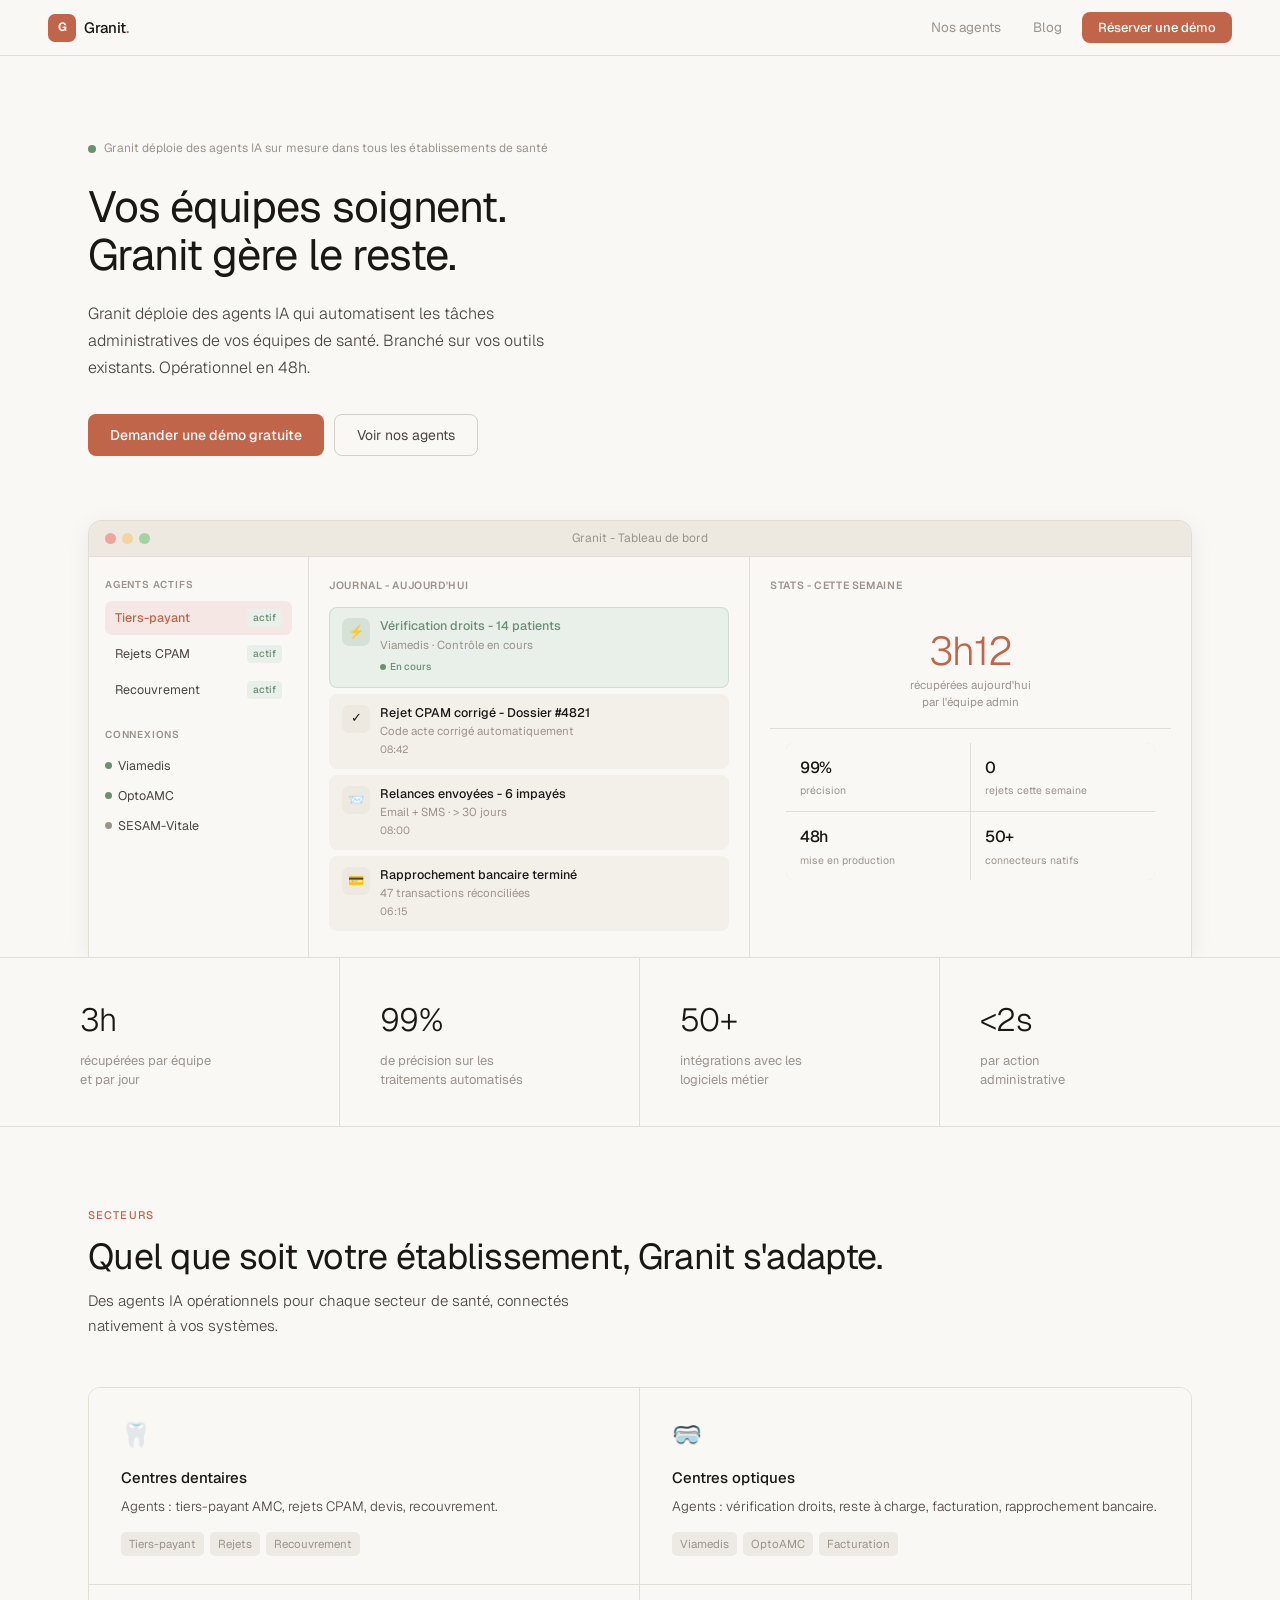
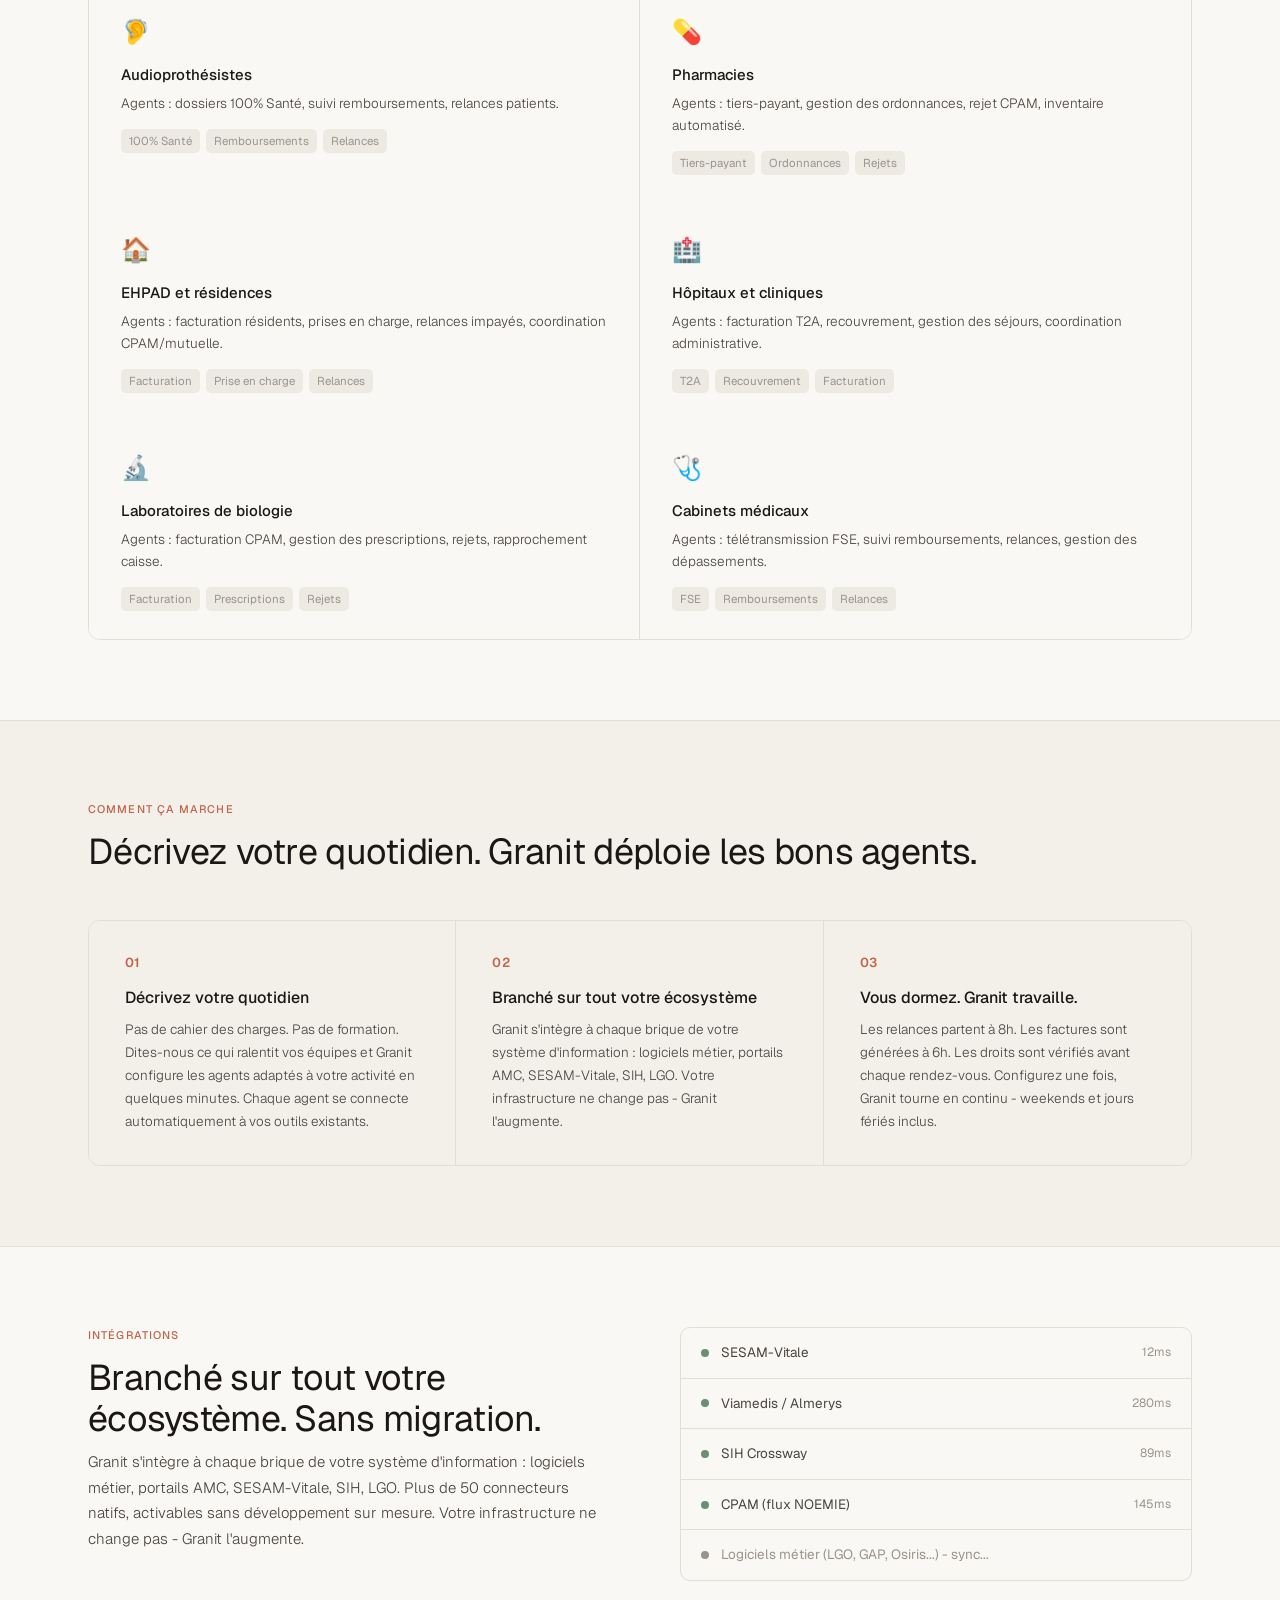
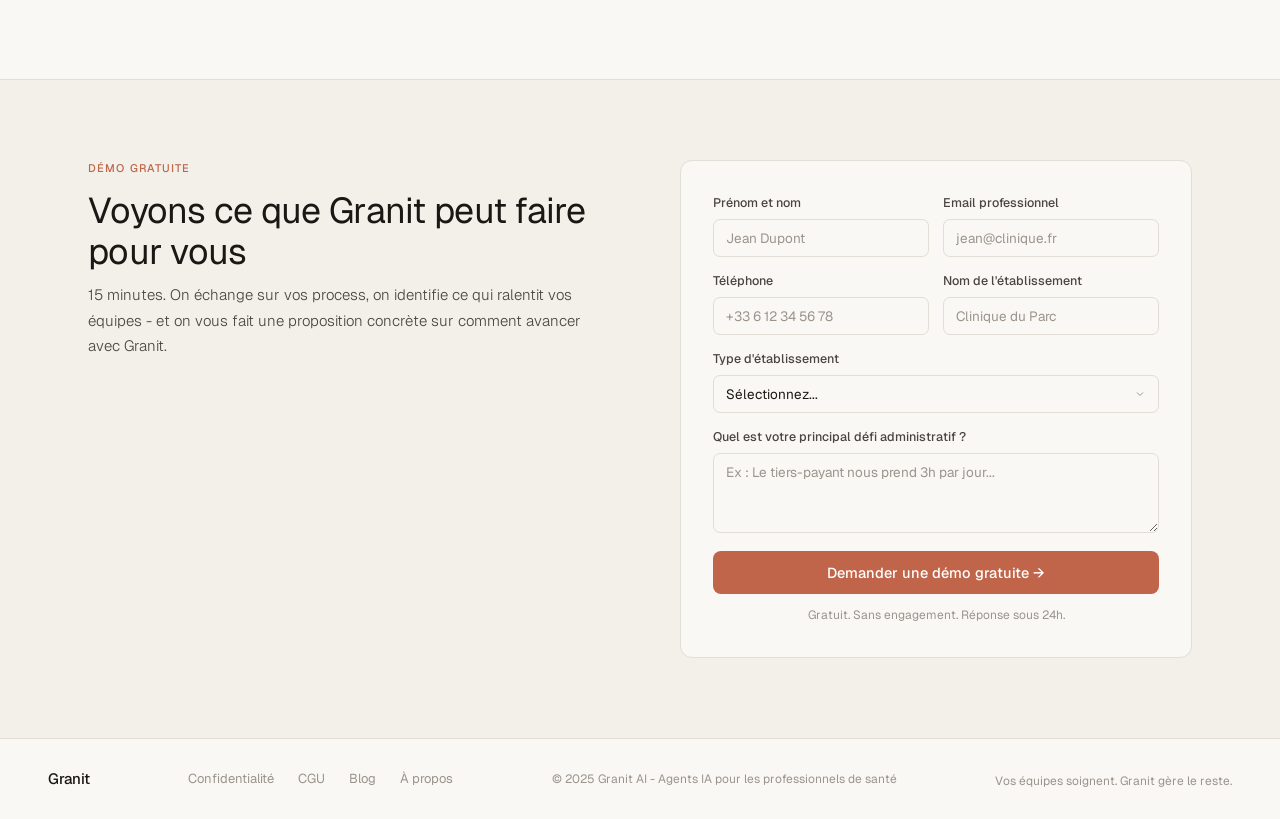
<file: index.html>
<!DOCTYPE html>
<html lang="fr">
<head>
<meta charset="UTF-8">
<meta name="viewport" content="width=device-width, initial-scale=1.0">
<title>Granit - Vos équipes soignent. Granit gère le reste.</title>
<link rel="icon" href="data:image/svg+xml,<svg xmlns='http://www.w3.org/2000/svg' viewBox='0 0 32 32'><rect width='32' height='32' rx='6' fill='%23C0654A'/><text x='50%25' y='50%25' dominant-baseline='central' text-anchor='middle' fill='white' font-family='sans-serif' font-weight='700' font-size='20'>G</text></svg>">
<link rel="stylesheet" href="css/style.css">
</head>
<body>

<nav>
  <div class="nl" onclick="go('home')"><div class="nm">G</div><span>Granit<span style="color:var(--terra)">.</span></span></div>
  <div class="nr">
    <div class="na" data-page="discover" onclick="go('discover')">Nos agents</div>
    <a class="na" href="blog/">Blog</a>
    <button class="nav-cta" onclick="goDemo()">Réserver une démo</button>
  </div>
</nav>

<!-- ═══ HOME ═══ -->
<div class="page active" id="page-home">

<!-- HERO -->
<section class="hero-section">
  <div class="hero-inner">
    <div class="hero-text">
      <div class="hero-badge">
        <span class="hero-badge-dot"></span>
        Granit déploie des agents IA sur mesure dans tous les établissements de santé
      </div>
      <h1>Vos équipes soignent.<br>Granit gère le reste.</h1>
      <p class="sub">Granit déploie des agents IA qui automatisent les tâches administratives de vos équipes de santé. Branché sur vos outils existants. Opérationnel en 48h.</p>
      <div class="hero-btns">
        <button class="btn-terra" onclick="goDemo()">Demander une démo gratuite</button>
        <button class="btn-ghost" onclick="go('discover')">Voir nos agents</button>
      </div>
    </div>
  </div>

  <!-- MOCKUP -->
  <div class="hero-mockup">
    <div class="mockup">
      <div class="mock-bar">
        <div class="mock-dots">
          <div class="dot dot-r"></div>
          <div class="dot dot-y"></div>
          <div class="dot dot-g"></div>
        </div>
        <span class="mock-title">Granit - Tableau de bord</span>
      </div>
      <div class="mock-body">

        <!-- Sidebar -->
        <div class="mock-sb">
          <div class="mock-sb-sec">
            <div class="mock-sb-label">Agents actifs</div>
            <div class="mock-sb-item active">
              Tiers-payant
              <span class="mock-badge-a">actif</span>
            </div>
            <div class="mock-sb-item">
              Rejets CPAM
              <span class="mock-badge-a">actif</span>
            </div>
            <div class="mock-sb-item">
              Recouvrement
              <span class="mock-badge-a">actif</span>
            </div>
          </div>
          <div class="mock-sb-sec">
            <div class="mock-sb-label">Connexions</div>
            <div class="mock-conn">
              <span class="mock-conn-dot ok"></span>
              Viamedis
            </div>
            <div class="mock-conn">
              <span class="mock-conn-dot ok"></span>
              OptoAMC
            </div>
            <div class="mock-conn">
              <span class="mock-conn-dot sync"></span>
              SESAM-Vitale
            </div>
          </div>
        </div>

        <!-- Journal -->
        <div class="mock-col">
          <div class="mock-col-title">Journal - aujourd'hui</div>

          <div class="log-item running">
            <div class="log-icon">⚡</div>
            <div class="log-body">
              <div class="log-title">Vérification droits - 14 patients</div>
              <div class="log-desc">Viamedis · Contrôle en cours</div>
              <div class="log-running-badge">En cours</div>
            </div>
          </div>

          <div class="log-item">
            <div class="log-icon">✓</div>
            <div class="log-body">
              <div class="log-title">Rejet CPAM corrigé - Dossier #4821</div>
              <div class="log-desc">Code acte corrigé automatiquement</div>
              <div class="log-time">08:42</div>
            </div>
          </div>

          <div class="log-item">
            <div class="log-icon">📨</div>
            <div class="log-body">
              <div class="log-title">Relances envoyées - 6 impayés</div>
              <div class="log-desc">Email + SMS · &gt; 30 jours</div>
              <div class="log-time">08:00</div>
            </div>
          </div>

          <div class="log-item">
            <div class="log-icon">💳</div>
            <div class="log-body">
              <div class="log-title">Rapprochement bancaire terminé</div>
              <div class="log-desc">47 transactions réconciliées</div>
              <div class="log-time">06:15</div>
            </div>
          </div>
        </div>

        <!-- Stats -->
        <div class="mock-col">
          <div class="mock-col-title">Stats - cette semaine</div>
          <div class="mock-stat-main">
            <div class="mock-stat-num">3h12</div>
            <div class="mock-stat-lbl">récupérées aujourd'hui<br>par l'équipe admin</div>
          </div>
          <div class="mock-stat-grid">
            <div class="mock-mini">
              <div class="mock-mini-num">99%</div>
              <div class="mock-mini-lbl">précision</div>
            </div>
            <div class="mock-mini">
              <div class="mock-mini-num">0</div>
              <div class="mock-mini-lbl">rejets cette semaine</div>
            </div>
            <div class="mock-mini">
              <div class="mock-mini-num">48h</div>
              <div class="mock-mini-lbl">mise en production</div>
            </div>
            <div class="mock-mini">
              <div class="mock-mini-num">50+</div>
              <div class="mock-mini-lbl">connecteurs natifs</div>
            </div>
          </div>
        </div>

      </div>
    </div>
  </div>
</section>

<!-- METRICS BAND -->
<div class="metrics">
  <div class="metrics-inner">
    <div class="metric">
      <div class="metric-val">3h</div>
      <div class="metric-lbl">récupérées par équipe<br>et par jour</div>
    </div>
    <div class="metric">
      <div class="metric-val">99%</div>
      <div class="metric-lbl">de précision sur les<br>traitements automatisés</div>
    </div>
    <div class="metric">
      <div class="metric-val">50+</div>
      <div class="metric-lbl">intégrations avec les<br>logiciels métier</div>
    </div>
    <div class="metric">
      <div class="metric-val">&lt;2s</div>
      <div class="metric-lbl">par action<br>administrative</div>
    </div>
  </div>
</div>

<!-- POUR QUI -->
<section class="pq-section">
  <div class="pq-inner">
    <div class="eyebrow">Secteurs</div>
    <h2 class="section-title">Quel que soit votre établissement, Granit s'adapte.</h2>
    <p class="section-sub">Des agents IA opérationnels pour chaque secteur de santé, connectés nativement à vos systèmes.</p>
    <div class="pq-grid">
      <div class="pq-card">
        <div class="pq-icon">🦷</div>
        <h3>Centres dentaires</h3>
        <p>Agents : tiers-payant AMC, rejets CPAM, devis, recouvrement.</p>
        <div class="pq-tags">
          <span class="pq-tag">Tiers-payant</span>
          <span class="pq-tag">Rejets</span>
          <span class="pq-tag">Recouvrement</span>
        </div>
      </div>
      <div class="pq-card">
        <div class="pq-icon">🥽</div>
        <h3>Centres optiques</h3>
        <p>Agents : vérification droits, reste à charge, facturation, rapprochement bancaire.</p>
        <div class="pq-tags">
          <span class="pq-tag">Viamedis</span>
          <span class="pq-tag">OptoAMC</span>
          <span class="pq-tag">Facturation</span>
        </div>
      </div>
      <div class="pq-card">
        <div class="pq-icon">🦻</div>
        <h3>Audioprothésistes</h3>
        <p>Agents : dossiers 100% Santé, suivi remboursements, relances patients.</p>
        <div class="pq-tags">
          <span class="pq-tag">100% Santé</span>
          <span class="pq-tag">Remboursements</span>
          <span class="pq-tag">Relances</span>
        </div>
      </div>
      <div class="pq-card">
        <div class="pq-icon">💊</div>
        <h3>Pharmacies</h3>
        <p>Agents : tiers-payant, gestion des ordonnances, rejet CPAM, inventaire automatisé.</p>
        <div class="pq-tags">
          <span class="pq-tag">Tiers-payant</span>
          <span class="pq-tag">Ordonnances</span>
          <span class="pq-tag">Rejets</span>
        </div>
      </div>
      <div class="pq-card">
        <div class="pq-icon">🏠</div>
        <h3>EHPAD et résidences</h3>
        <p>Agents : facturation résidents, prises en charge, relances impayés, coordination CPAM/mutuelle.</p>
        <div class="pq-tags">
          <span class="pq-tag">Facturation</span>
          <span class="pq-tag">Prise en charge</span>
          <span class="pq-tag">Relances</span>
        </div>
      </div>
      <div class="pq-card">
        <div class="pq-icon">🏥</div>
        <h3>Hôpitaux et cliniques</h3>
        <p>Agents : facturation T2A, recouvrement, gestion des séjours, coordination administrative.</p>
        <div class="pq-tags">
          <span class="pq-tag">T2A</span>
          <span class="pq-tag">Recouvrement</span>
          <span class="pq-tag">Facturation</span>
        </div>
      </div>
      <div class="pq-card">
        <div class="pq-icon">🔬</div>
        <h3>Laboratoires de biologie</h3>
        <p>Agents : facturation CPAM, gestion des prescriptions, rejets, rapprochement caisse.</p>
        <div class="pq-tags">
          <span class="pq-tag">Facturation</span>
          <span class="pq-tag">Prescriptions</span>
          <span class="pq-tag">Rejets</span>
        </div>
      </div>
      <div class="pq-card">
        <div class="pq-icon">🩺</div>
        <h3>Cabinets médicaux</h3>
        <p>Agents : télétransmission FSE, suivi remboursements, relances, gestion des dépassements.</p>
        <div class="pq-tags">
          <span class="pq-tag">FSE</span>
          <span class="pq-tag">Remboursements</span>
          <span class="pq-tag">Relances</span>
        </div>
      </div>
    </div>
  </div>
</section>

<!-- COMMENT CA MARCHE -->
<section class="how-section">
  <div class="how-inner">
    <div class="eyebrow">Comment ça marche</div>
    <h2 class="section-title">Décrivez votre quotidien. Granit déploie les bons agents.</h2>
    <div class="how-grid">
      <div class="how-step">
        <div class="how-num">01</div>
        <h3>Décrivez votre quotidien</h3>
        <p>Pas de cahier des charges. Pas de formation. Dites-nous ce qui ralentit vos équipes et Granit configure les agents adaptés à votre activité en quelques minutes. Chaque agent se connecte automatiquement à vos outils existants.</p>
      </div>
      <div class="how-step">
        <div class="how-num">02</div>
        <h3>Branché sur tout votre écosystème</h3>
        <p>Granit s'intègre à chaque brique de votre système d'information : logiciels métier, portails AMC, SESAM-Vitale, SIH, LGO. Votre infrastructure ne change pas - Granit l'augmente.</p>
      </div>
      <div class="how-step">
        <div class="how-num">03</div>
        <h3>Vous dormez. Granit travaille.</h3>
        <p>Les relances partent à 8h. Les factures sont générées à 6h. Les droits sont vérifiés avant chaque rendez-vous. Configurez une fois, Granit tourne en continu - weekends et jours fériés inclus.</p>
      </div>
    </div>
  </div>
</section>

<!-- INTEGRATIONS -->
<section class="integ-section">
  <div class="integ-inner">
    <div>
      <div class="eyebrow">Intégrations</div>
      <h2 class="section-title">Branché sur tout votre écosystème. Sans migration.</h2>
      <p class="section-sub">Granit s'intègre à chaque brique de votre système d'information : logiciels métier, portails AMC, SESAM-Vitale, SIH, LGO. Plus de 50 connecteurs natifs, activables sans développement sur mesure. Votre infrastructure ne change pas - Granit l'augmente.</p>
    </div>
    <div class="integ-list">
      <div class="integ-row">
        <span class="integ-dot ok"></span>
        <span class="integ-name">SESAM-Vitale</span>
        <span class="integ-time">12ms</span>
      </div>
      <div class="integ-row">
        <span class="integ-dot ok"></span>
        <span class="integ-name">Viamedis / Almerys</span>
        <span class="integ-time">280ms</span>
      </div>
      <div class="integ-row">
        <span class="integ-dot ok"></span>
        <span class="integ-name">SIH Crossway</span>
        <span class="integ-time">89ms</span>
      </div>
      <div class="integ-row">
        <span class="integ-dot ok"></span>
        <span class="integ-name">CPAM (flux NOEMIE)</span>
        <span class="integ-time">145ms</span>
      </div>
      <div class="integ-row">
        <span class="integ-dot sync"></span>
        <span class="integ-name" style="color:var(--text-muted)">Logiciels métier (LGO, GAP, Osiris...) - sync...</span>
      </div>
    </div>
  </div>
</section>

<!-- DEMO SECTION -->
<section class="demo-section" id="demo">
  <div class="demo-inner">
    <div>
      <div class="eyebrow">Démo gratuite</div>
      <h2 class="section-title">Voyons ce que Granit peut faire pour vous</h2>
      <p class="section-sub">15 minutes. On échange sur vos process, on identifie ce qui ralentit vos équipes - et on vous fait une proposition concrète sur comment avancer avec Granit.</p>
    </div>
    <div class="demo-form-card">
      <form id="demoForm" onsubmit="submitDemo(event)">
        <div class="form-row">
          <div class="form-group">
            <label>Prénom et nom</label>
            <input type="text" name="name" required placeholder="Jean Dupont">
          </div>
          <div class="form-group">
            <label>Email professionnel</label>
            <input type="email" name="email" required placeholder="jean@clinique.fr">
          </div>
        </div>
        <div class="form-row">
          <div class="form-group">
            <label>Téléphone</label>
            <input type="tel" name="phone" placeholder="+33 6 12 34 56 78">
          </div>
          <div class="form-group">
            <label>Nom de l'établissement</label>
            <input type="text" name="org" placeholder="Clinique du Parc">
          </div>
        </div>
        <div class="form-group">
          <label>Type d'établissement</label>
          <select name="type" required>
            <option value="" disabled selected>Sélectionnez...</option>
            <option>Centre dentaire</option>
            <option>Centre optique</option>
            <option>Audioprothésiste</option>
            <option>Pharmacie</option>
            <option>EHPAD</option>
            <option>Hôpital - Clinique</option>
            <option>Laboratoire</option>
            <option>Orthodontie</option>
            <option>Autre</option>
          </select>
        </div>
        <div class="form-group">
          <label>Quel est votre principal défi administratif ?</label>
          <textarea name="challenge" placeholder="Ex : Le tiers-payant nous prend 3h par jour..."></textarea>
        </div>
        <button type="submit" class="form-submit">Demander une démo gratuite →</button>
        <div class="form-note">Gratuit. Sans engagement. Réponse sous 24h.</div>
      </form>
      <div class="form-success" id="formSuccess">
        <div class="check">✓</div>
        <h2>C'est noté !</h2>
        <p>Notre équipe prépare votre démo personnalisée. Vous recevez un email sous 24h avec votre créneau.</p>
      </div>
    </div>
  </div>
</section>

</div><!-- end page-home -->

<!-- ═══ DISCOVER ═══ -->
<div class="page" id="page-discover">
  <div class="disc-hero">
    <h1>Ce que Granit automatise aujourd'hui</h1>
    <p>Des dizaines d'agents IA opérationnels dans les centres dentaires, optiques, EHPAD, pharmacies et hôpitaux. Chacun connecté en natif à vos systèmes. Trouvez le vôtre.</p>
  </div>
  <div class="disc-layout">
    <div class="disc-sidebar" id="discSidebar"></div>
    <div style="flex:1;min-width:0">
      <div class="disc-count" id="discCount"></div>
      <div class="disc-grid" id="discGrid"></div>
      <div class="load-more" id="loadMore"><button onclick="loadMoreAgents()">Charger plus</button></div>
    </div>
  </div>
</div>

<footer>
  <div class="footer-brand">Granit</div>
  <div class="footer-links">
    <a href="#">Confidentialité</a>
    <a href="#">CGU</a>
    <a href="blog/">Blog</a>
    <a href="#">À propos</a>
  </div>
  <div class="footer-copy">© 2025 Granit AI - Agents IA pour les professionnels de santé</div>
  <div class="footer-copy" style="margin-top:4px">Vos équipes soignent. Granit gère le reste.</div>
</footer>

<script src="js/data.js"></script>
<script src="js/app.js"></script>
</body>
</html>
</file>
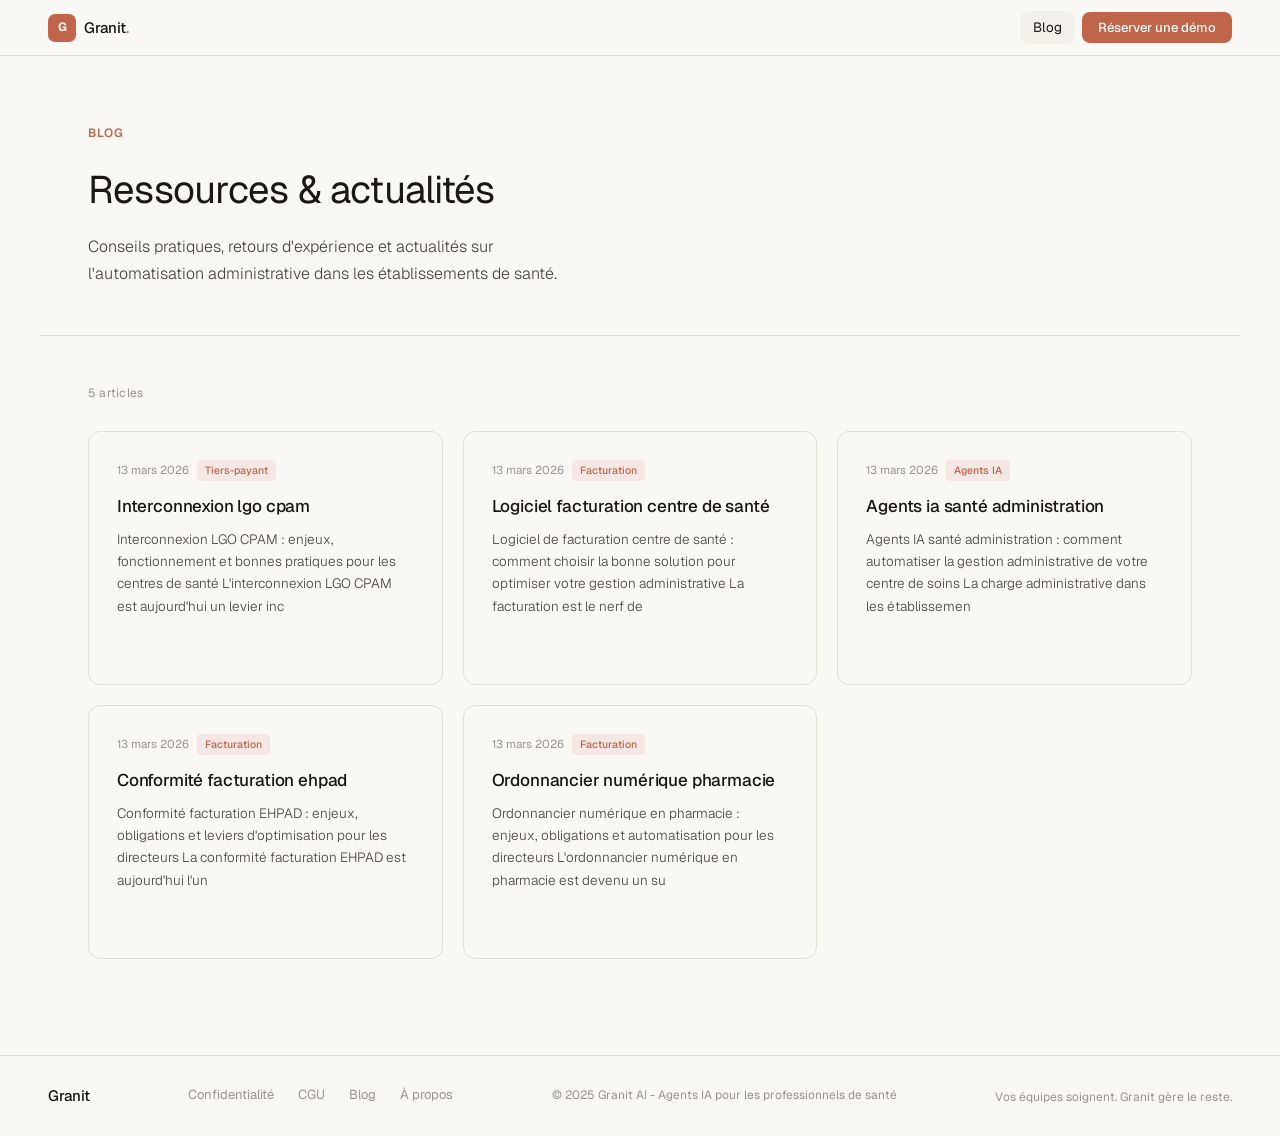
<file: blog/index.html>
<!DOCTYPE html>
<html lang="fr">
<head>
<meta charset="UTF-8">
<meta name="viewport" content="width=device-width, initial-scale=1.0">
<title>Blog — Granit</title>
<link rel="icon" href="data:image/svg+xml,<svg xmlns='http://www.w3.org/2000/svg' viewBox='0 0 32 32'><rect width='32' height='32' rx='6' fill='%23C0654A'/><text x='50%25' y='50%25' dominant-baseline='central' text-anchor='middle' fill='white' font-family='sans-serif' font-weight='700' font-size='20'>G</text></svg>">
<link rel="stylesheet" href="../css/style.css">
<style>
  /* ── Blog-specific layout ── */
  .blog-page {
    padding-top: 56px;
    min-height: 100vh;
  }

  .blog-header {
    background: var(--bg);
    border-bottom: 1px solid var(--border);
    padding: 64px 48px 48px;
    max-width: var(--max);
    margin: 0 auto;
  }

  .blog-header .eyebrow {
    display: inline-flex;
    align-items: center;
    gap: 8px;
    font-size: 12px;
    font-weight: 600;
    letter-spacing: .08em;
    text-transform: uppercase;
    color: var(--terra);
    margin-bottom: 16px;
  }

  .blog-header h1 {
    font-size: clamp(26px, 3vw, 40px);
    font-weight: 400;
    letter-spacing: -.02em;
    color: var(--text);
    margin-bottom: 12px;
  }

  .blog-header p {
    font-size: 16px;
    color: var(--text-soft);
    font-weight: 300;
    max-width: 520px;
    line-height: 1.7;
  }

  /* ── Article grid ── */
  .blog-body {
    max-width: var(--max);
    margin: 0 auto;
    padding: 48px 48px 96px;
  }

  .blog-count {
    font-size: 12px;
    color: var(--text-muted);
    margin-bottom: 28px;
    letter-spacing: .02em;
  }

  .blog-grid {
    display: grid;
    grid-template-columns: repeat(auto-fill, minmax(320px, 1fr));
    gap: 20px;
  }

  .article-card {
    display: block;
    background: var(--bg);
    border: 1px solid var(--border);
    border-radius: 12px;
    padding: 28px;
    transition: border-color .15s, box-shadow .15s, transform .15s;
    color: inherit;
    text-decoration: none;
  }

  .article-card:hover {
    border-color: var(--border2);
    box-shadow: 0 4px 20px rgba(26,23,20,.07);
    transform: translateY(-2px);
  }

  .article-meta {
    display: flex;
    align-items: center;
    gap: 8px;
    margin-bottom: 14px;
  }

  .article-date {
    font-size: 11.5px;
    color: var(--text-muted);
  }

  .article-tag {
    font-size: 10.5px;
    font-weight: 500;
    color: var(--terra);
    background: var(--terra-light);
    padding: 2px 8px;
    border-radius: 4px;
  }

  .article-title {
    font-size: 17px;
    font-weight: 500;
    color: var(--text);
    line-height: 1.35;
    margin-bottom: 10px;
    letter-spacing: -.01em;
  }

  .article-desc {
    font-size: 13.5px;
    color: var(--text-soft);
    line-height: 1.65;
    font-weight: 300;
  }

  .article-arrow {
    display: inline-flex;
    align-items: center;
    gap: 4px;
    margin-top: 18px;
    font-size: 12.5px;
    font-weight: 500;
    color: var(--terra);
    opacity: 0;
    transition: opacity .15s;
  }

  .article-card:hover .article-arrow {
    opacity: 1;
  }

  /* ── Empty / Loading states ── */
  .blog-empty {
    text-align: center;
    padding: 80px 24px;
    color: var(--text-muted);
    grid-column: 1 / -1;
  }

  .blog-empty .empty-icon {
    font-size: 36px;
    margin-bottom: 16px;
  }

  .blog-empty h3 {
    font-size: 17px;
    font-weight: 500;
    color: var(--text-soft);
    margin-bottom: 8px;
  }

  .blog-empty p {
    font-size: 14px;
    line-height: 1.6;
  }

  .blog-loading {
    display: flex;
    align-items: center;
    gap: 10px;
    color: var(--text-muted);
    font-size: 14px;
    padding: 40px 0;
    grid-column: 1 / -1;
  }

  .loading-dot {
    width: 6px; height: 6px;
    border-radius: 50%;
    background: var(--text-muted);
    animation: blink 1.2s ease infinite;
  }
  .loading-dot:nth-child(2) { animation-delay: .2s; }
  .loading-dot:nth-child(3) { animation-delay: .4s; }

  /* ── Responsive ── */
  @media (max-width: 640px) {
    .blog-header { padding: 48px 24px 36px; }
    .blog-body { padding: 32px 24px 64px; }
    .blog-grid { grid-template-columns: 1fr; }
  }
</style>
</head>
<body>

<nav>
  <div class="nl" onclick="location.href='../'">
    <div class="nm">G</div>
    <span>Granit<span style="color:var(--terra)">.</span></span>
  </div>
  <div class="nr">
    <div class="na act">Blog</div>
    <button class="nav-cta" onclick="location.href='../#demo'">Réserver une démo</button>
  </div>
</nav>

<div class="blog-page">

  <div class="blog-header">
    <div class="eyebrow">Blog</div>
    <h1>Ressources &amp; actualités</h1>
    <p>Conseils pratiques, retours d'expérience et actualités sur l'automatisation administrative dans les établissements de santé.</p>
  </div>

  <div class="blog-body">
    <div class="blog-count" id="blogCount"></div>
    <div class="blog-grid" id="blogGrid">
      <div class="blog-loading">
        <div class="loading-dot"></div>
        <div class="loading-dot"></div>
        <div class="loading-dot"></div>
        <span>Chargement des articles…</span>
      </div>
    </div>
  </div>

</div>

<footer>
  <div class="footer-brand">Granit</div>
  <div class="footer-links">
    <a href="#">Confidentialité</a>
    <a href="#">CGU</a>
    <a href="./index.html">Blog</a>
    <a href="#">À propos</a>
  </div>
  <div class="footer-copy">© 2025 Granit AI - Agents IA pour les professionnels de santé</div>
  <div class="footer-copy" style="margin-top:4px">Vos équipes soignent. Granit gère le reste.</div>
</footer>

<script>
// ─────────────────────────────────────────────
//  Blog index — reads articles.json manifest
//
//  The external script that pushes HTML files
//  into blog/ should also maintain articles.json
//  in the following format:
//
//  [
//    {
//      "file":        "mon-article.html",   // required — filename in blog/
//      "title":       "Mon article",         // optional — falls back to <title>
//      "date":        "2025-03-13",          // optional — ISO date string
//      "description": "Résumé court…",       // optional
//      "tag":         "Conseils"             // optional — category label
//    }
//  ]
// ─────────────────────────────────────────────

const grid  = document.getElementById('blogGrid');
const count = document.getElementById('blogCount');

function formatDate(iso) {
  if (!iso) return null;
  try {
    return new Date(iso).toLocaleDateString('fr-FR', {
      day: 'numeric', month: 'long', year: 'numeric'
    });
  } catch (_) { return iso; }
}

function renderCard(article) {
  const card = document.createElement('a');
  card.className = 'article-card';
  card.href = article.file;

  const meta = (article.date || article.tag) ? `
    <div class="article-meta">
      ${article.date ? `<span class="article-date">${formatDate(article.date)}</span>` : ''}
      ${article.tag  ? `<span class="article-tag">${article.tag}</span>` : ''}
    </div>` : '';

  card.innerHTML = `
    ${meta}
    <div class="article-title">${article.title || article.file}</div>
    ${article.description ? `<div class="article-desc">${article.description}</div>` : ''}
    <div class="article-arrow">Lire l'article →</div>
  `;

  return card;
}

async function loadArticles() {
  let articles = [];

  try {
    const res = await fetch('articles.json', { cache: 'no-cache' });
    if (!res.ok) throw new Error('manifest absent');
    articles = await res.json();
  } catch (_) {
    // articles.json unavailable — show helpful empty state
  }

  grid.innerHTML = '';

  if (!Array.isArray(articles) || articles.length === 0) {
    grid.innerHTML = `
      <div class="blog-empty">
        <div class="empty-icon">📝</div>
        <h3>Aucun article pour l'instant</h3>
        <p>Les articles apparaîtront ici dès que le script les aura publiés.</p>
      </div>`;
    count.textContent = '';
    return;
  }

  // Sort by date descending (most recent first), undated articles last
  articles.sort((a, b) => {
    if (!a.date && !b.date) return 0;
    if (!a.date) return 1;
    if (!b.date) return -1;
    return new Date(b.date) - new Date(a.date);
  });

  count.textContent = articles.length === 1
    ? '1 article'
    : `${articles.length} articles`;

  articles.forEach(article => grid.appendChild(renderCard(article)));
}

loadArticles();
</script>
</body>
</html>
</file>
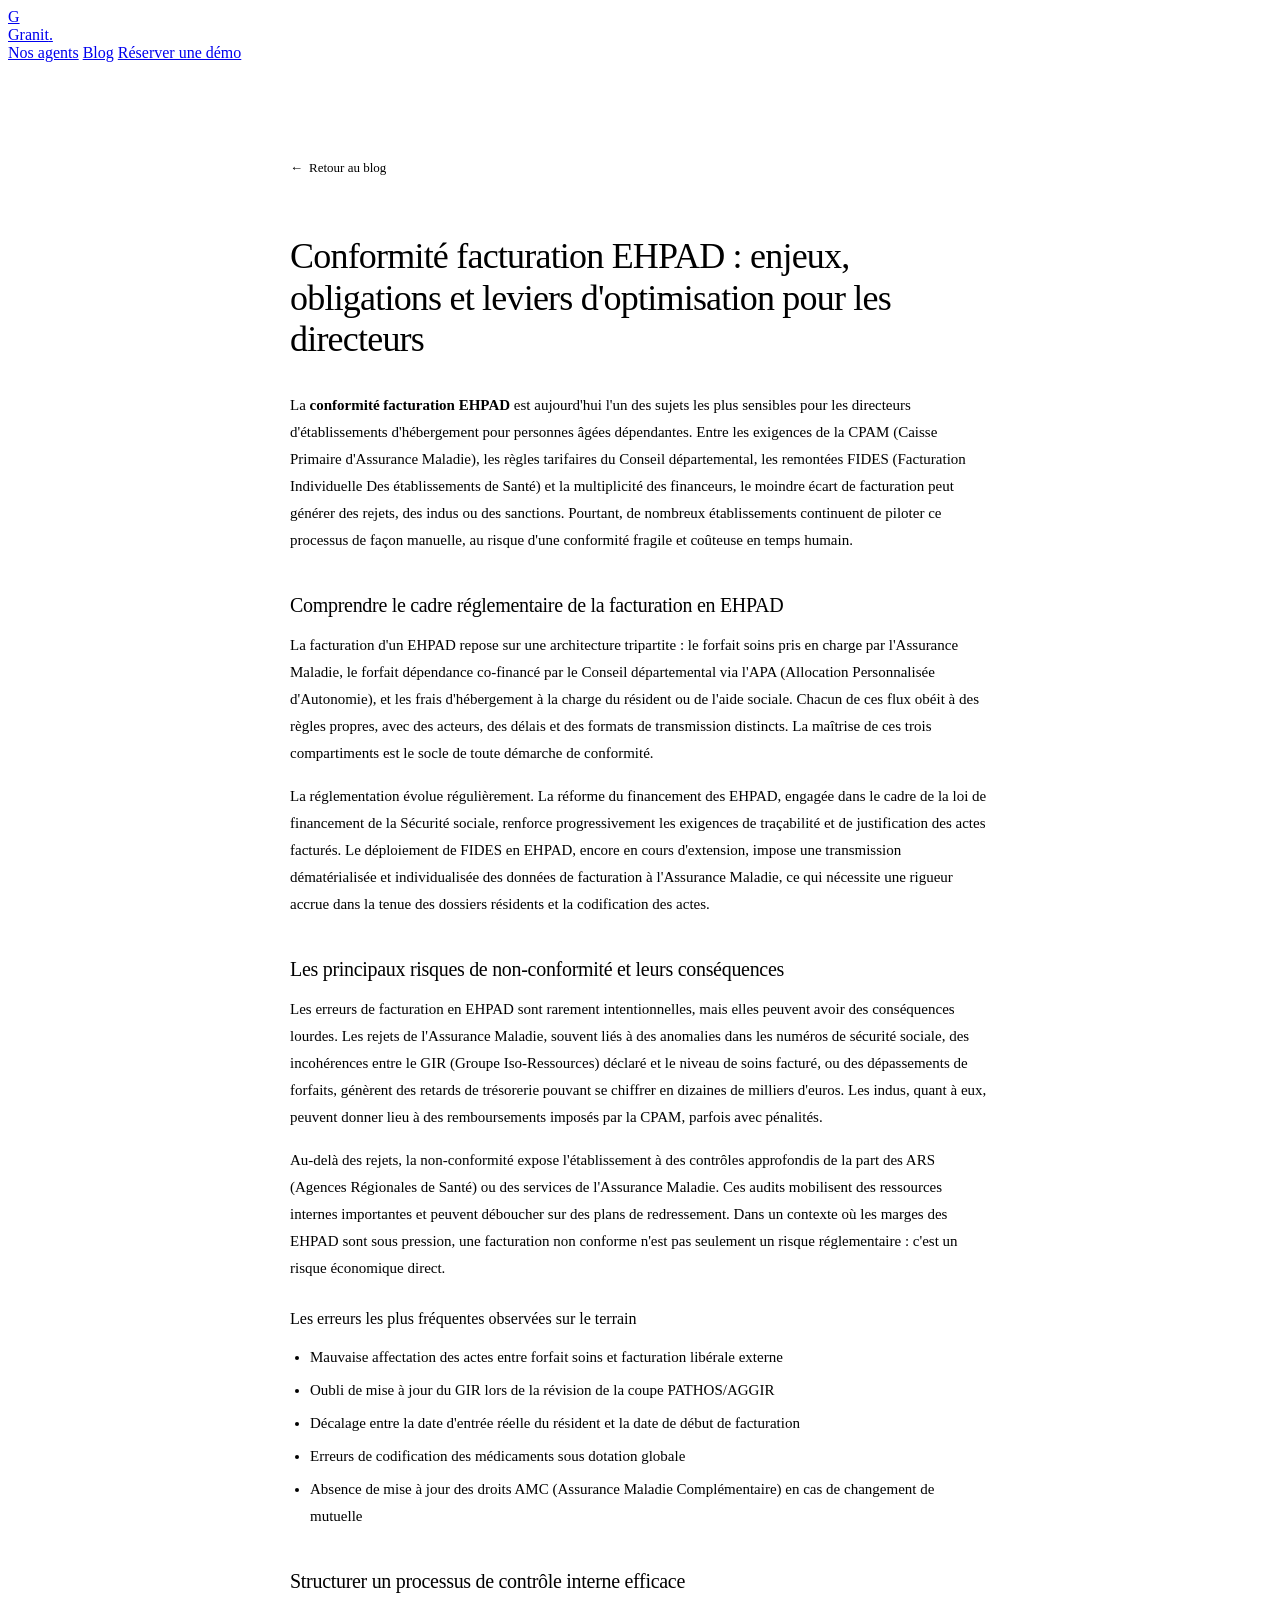
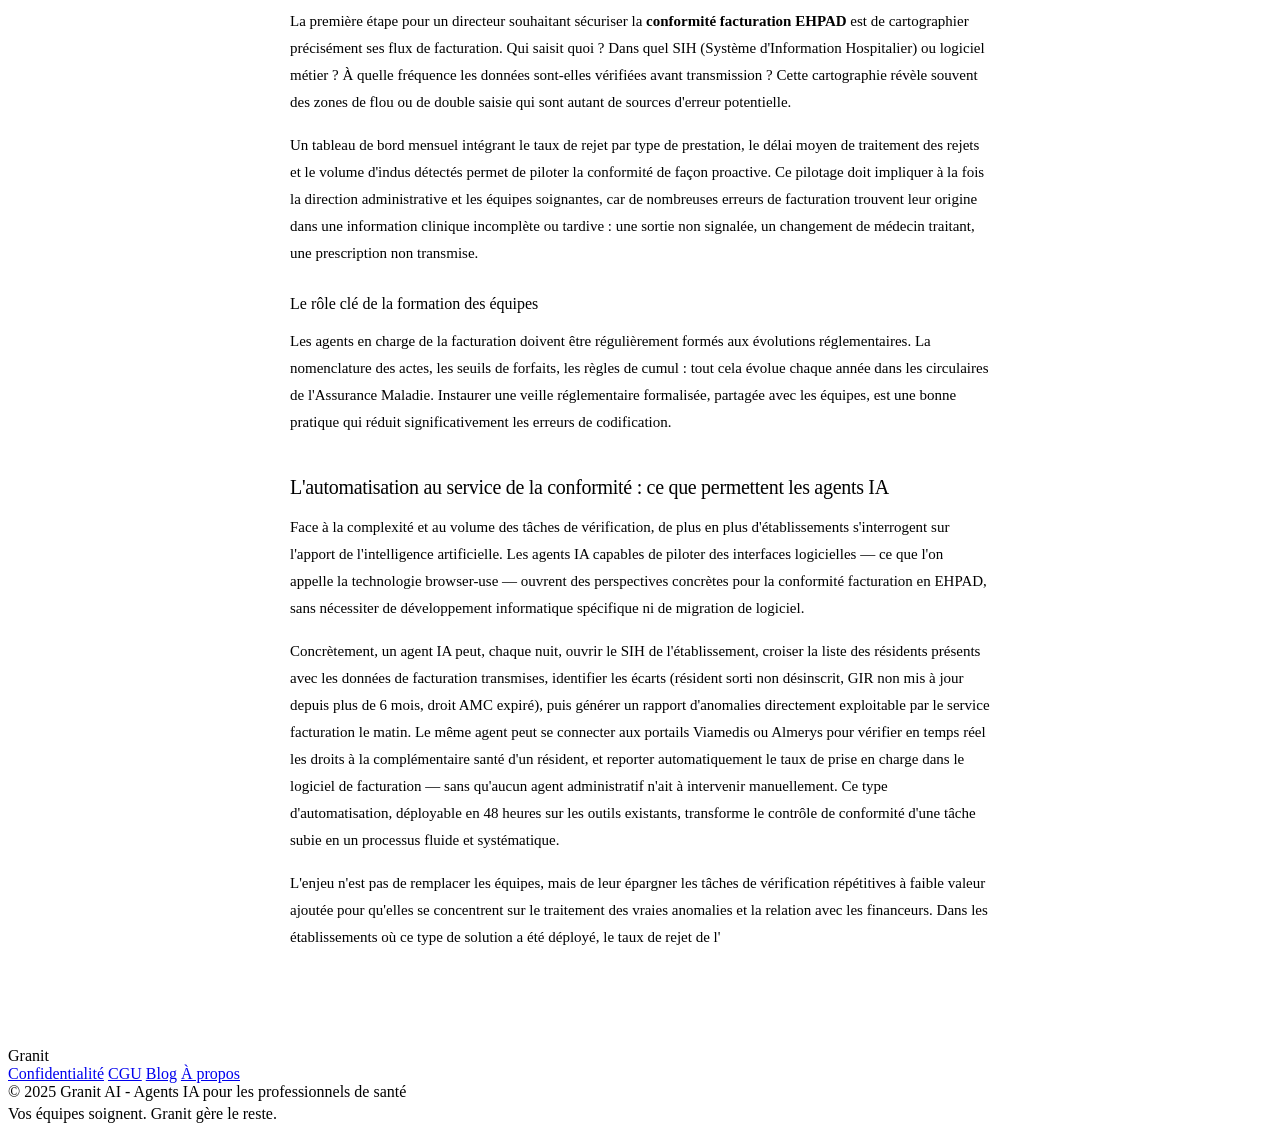
<file: blog/conformite-facturation-ehpad.html>
<!DOCTYPE html>
<html lang="fr">
<head>
<meta charset="UTF-8">
<meta name="viewport" content="width=device-width, initial-scale=1.0">
<title>Conformité facturation ehpad — Granit</title>
<link rel="icon" href="data:image/svg+xml,<svg xmlns='http://www.w3.org/2000/svg' viewBox='0 0 32 32'><rect width='32' height='32' rx='6' fill='%23C0654A'/><text x='50%25' y='50%25' dominant-baseline='central' text-anchor='middle' fill='white' font-family='sans-serif' font-weight='700' font-size='20'>G</text></svg>">
<link rel="stylesheet" href="https://www.getgranit.ai/css/style.css">
<style>
/* Article layout — au-dessus du style.css distant */
.page{display:block !important}
.article-wrap{max-width:700px;margin:0 auto;padding:96px 24px 80px}
.back-link{display:inline-flex;align-items:center;gap:6px;font-size:13px;color:var(--text-muted);margin-bottom:36px;transition:.15s;text-decoration:none}
.back-link:hover{color:var(--terra)}
.back-link::before{content:'← '}
.article-wrap h1{font-size:clamp(26px,3.2vw,36px);font-weight:400;letter-spacing:-.022em;line-height:1.15;color:var(--text);margin-bottom:32px}
.article-wrap h2{font-size:20px;font-weight:500;letter-spacing:-.015em;color:var(--text);margin:40px 0 12px}
.article-wrap h3{font-size:16px;font-weight:500;color:var(--text-soft);margin:28px 0 8px}
.article-wrap p{font-size:15px;color:var(--text-soft);line-height:1.8;font-weight:300;margin-bottom:16px}
.article-wrap ul,.article-wrap ol{padding-left:20px;margin-bottom:16px}
.article-wrap li{font-size:15px;color:var(--text-soft);line-height:1.8;font-weight:300;margin-bottom:6px}

</style>
</head>
<body>

<nav>
<a class="nl" href="https://www.getgranit.ai/"><div class="nm">G</div><span>Granit<span style="color:var(--terra)">.</span></span></a>
<div class="nr">
<a class="na" href="https://www.getgranit.ai/#discover">Nos agents</a>
<a class="na" href="https://www.getgranit.ai/blog/">Blog</a>
<a class="nav-cta" href="https://www.getgranit.ai/#demo">Réserver une démo</a>
</div>
</nav>

<div class="article-wrap">
  <a class="back-link" href="https://www.getgranit.ai/blog/">Retour au blog</a>
  <h1>Conformité facturation EHPAD : enjeux, obligations et leviers d'optimisation pour les directeurs</h1>

<p>La <strong>conformité facturation EHPAD</strong> est aujourd'hui l'un des sujets les plus sensibles pour les directeurs d'établissements d'hébergement pour personnes âgées dépendantes. Entre les exigences de la CPAM (Caisse Primaire d'Assurance Maladie), les règles tarifaires du Conseil départemental, les remontées FIDES (Facturation Individuelle Des établissements de Santé) et la multiplicité des financeurs, le moindre écart de facturation peut générer des rejets, des indus ou des sanctions. Pourtant, de nombreux établissements continuent de piloter ce processus de façon manuelle, au risque d'une conformité fragile et coûteuse en temps humain.</p>

<h2>Comprendre le cadre réglementaire de la facturation en EHPAD</h2>

<p>La facturation d'un EHPAD repose sur une architecture tripartite : le forfait soins pris en charge par l'Assurance Maladie, le forfait dépendance co-financé par le Conseil départemental via l'APA (Allocation Personnalisée d'Autonomie), et les frais d'hébergement à la charge du résident ou de l'aide sociale. Chacun de ces flux obéit à des règles propres, avec des acteurs, des délais et des formats de transmission distincts. La maîtrise de ces trois compartiments est le socle de toute démarche de conformité.</p>

<p>La réglementation évolue régulièrement. La réforme du financement des EHPAD, engagée dans le cadre de la loi de financement de la Sécurité sociale, renforce progressivement les exigences de traçabilité et de justification des actes facturés. Le déploiement de FIDES en EHPAD, encore en cours d'extension, impose une transmission dématérialisée et individualisée des données de facturation à l'Assurance Maladie, ce qui nécessite une rigueur accrue dans la tenue des dossiers résidents et la codification des actes.</p>

<h2>Les principaux risques de non-conformité et leurs conséquences</h2>

<p>Les erreurs de facturation en EHPAD sont rarement intentionnelles, mais elles peuvent avoir des conséquences lourdes. Les rejets de l'Assurance Maladie, souvent liés à des anomalies dans les numéros de sécurité sociale, des incohérences entre le GIR (Groupe Iso-Ressources) déclaré et le niveau de soins facturé, ou des dépassements de forfaits, génèrent des retards de trésorerie pouvant se chiffrer en dizaines de milliers d'euros. Les indus, quant à eux, peuvent donner lieu à des remboursements imposés par la CPAM, parfois avec pénalités.</p>

<p>Au-delà des rejets, la non-conformité expose l'établissement à des contrôles approfondis de la part des ARS (Agences Régionales de Santé) ou des services de l'Assurance Maladie. Ces audits mobilisent des ressources internes importantes et peuvent déboucher sur des plans de redressement. Dans un contexte où les marges des EHPAD sont sous pression, une facturation non conforme n'est pas seulement un risque réglementaire : c'est un risque économique direct.</p>

<h3>Les erreurs les plus fréquentes observées sur le terrain</h3>

<ul>
  <li>Mauvaise affectation des actes entre forfait soins et facturation libérale externe</li>
  <li>Oubli de mise à jour du GIR lors de la révision de la coupe PATHOS/AGGIR</li>
  <li>Décalage entre la date d'entrée réelle du résident et la date de début de facturation</li>
  <li>Erreurs de codification des médicaments sous dotation globale</li>
  <li>Absence de mise à jour des droits AMC (Assurance Maladie Complémentaire) en cas de changement de mutuelle</li>
</ul>

<h2>Structurer un processus de contrôle interne efficace</h2>

<p>La première étape pour un directeur souhaitant sécuriser la <strong>conformité facturation EHPAD</strong> est de cartographier précisément ses flux de facturation. Qui saisit quoi ? Dans quel SIH (Système d'Information Hospitalier) ou logiciel métier ? À quelle fréquence les données sont-elles vérifiées avant transmission ? Cette cartographie révèle souvent des zones de flou ou de double saisie qui sont autant de sources d'erreur potentielle.</p>

<p>Un tableau de bord mensuel intégrant le taux de rejet par type de prestation, le délai moyen de traitement des rejets et le volume d'indus détectés permet de piloter la conformité de façon proactive. Ce pilotage doit impliquer à la fois la direction administrative et les équipes soignantes, car de nombreuses erreurs de facturation trouvent leur origine dans une information clinique incomplète ou tardive : une sortie non signalée, un changement de médecin traitant, une prescription non transmise.</p>

<h3>Le rôle clé de la formation des équipes</h3>

<p>Les agents en charge de la facturation doivent être régulièrement formés aux évolutions réglementaires. La nomenclature des actes, les seuils de forfaits, les règles de cumul : tout cela évolue chaque année dans les circulaires de l'Assurance Maladie. Instaurer une veille réglementaire formalisée, partagée avec les équipes, est une bonne pratique qui réduit significativement les erreurs de codification.</p>

<h2>L'automatisation au service de la conformité : ce que permettent les agents IA</h2>

<p>Face à la complexité et au volume des tâches de vérification, de plus en plus d'établissements s'interrogent sur l'apport de l'intelligence artificielle. Les agents IA capables de piloter des interfaces logicielles — ce que l'on appelle la technologie browser-use — ouvrent des perspectives concrètes pour la conformité facturation en EHPAD, sans nécessiter de développement informatique spécifique ni de migration de logiciel.</p>

<p>Concrètement, un agent IA peut, chaque nuit, ouvrir le SIH de l'établissement, croiser la liste des résidents présents avec les données de facturation transmises, identifier les écarts (résident sorti non désinscrit, GIR non mis à jour depuis plus de 6 mois, droit AMC expiré), puis générer un rapport d'anomalies directement exploitable par le service facturation le matin. Le même agent peut se connecter aux portails Viamedis ou Almerys pour vérifier en temps réel les droits à la complémentaire santé d'un résident, et reporter automatiquement le taux de prise en charge dans le logiciel de facturation — sans qu'aucun agent administratif n'ait à intervenir manuellement. Ce type d'automatisation, déployable en 48 heures sur les outils existants, transforme le contrôle de conformité d'une tâche subie en un processus fluide et systématique.</p>

<p>L'enjeu n'est pas de remplacer les équipes, mais de leur épargner les tâches de vérification répétitives à faible valeur ajoutée pour qu'elles se concentrent sur le traitement des vraies anomalies et la relation avec les financeurs. Dans les établissements où ce type de solution a été déployé, le taux de rejet de l'
</div>

<footer>
<div class="footer-brand">Granit</div>
<div class="footer-links">
<a href="#">Confidentialité</a>
<a href="#">CGU</a>
<a href="https://www.getgranit.ai/blog/">Blog</a>
<a href="#">À propos</a>
</div>
<div class="footer-copy">© 2025 Granit AI - Agents IA pour les professionnels de santé</div>
<div class="footer-copy" style="margin-top:4px">Vos équipes soignent. Granit gère le reste.</div>
</footer>

</body>
</html>
</file>
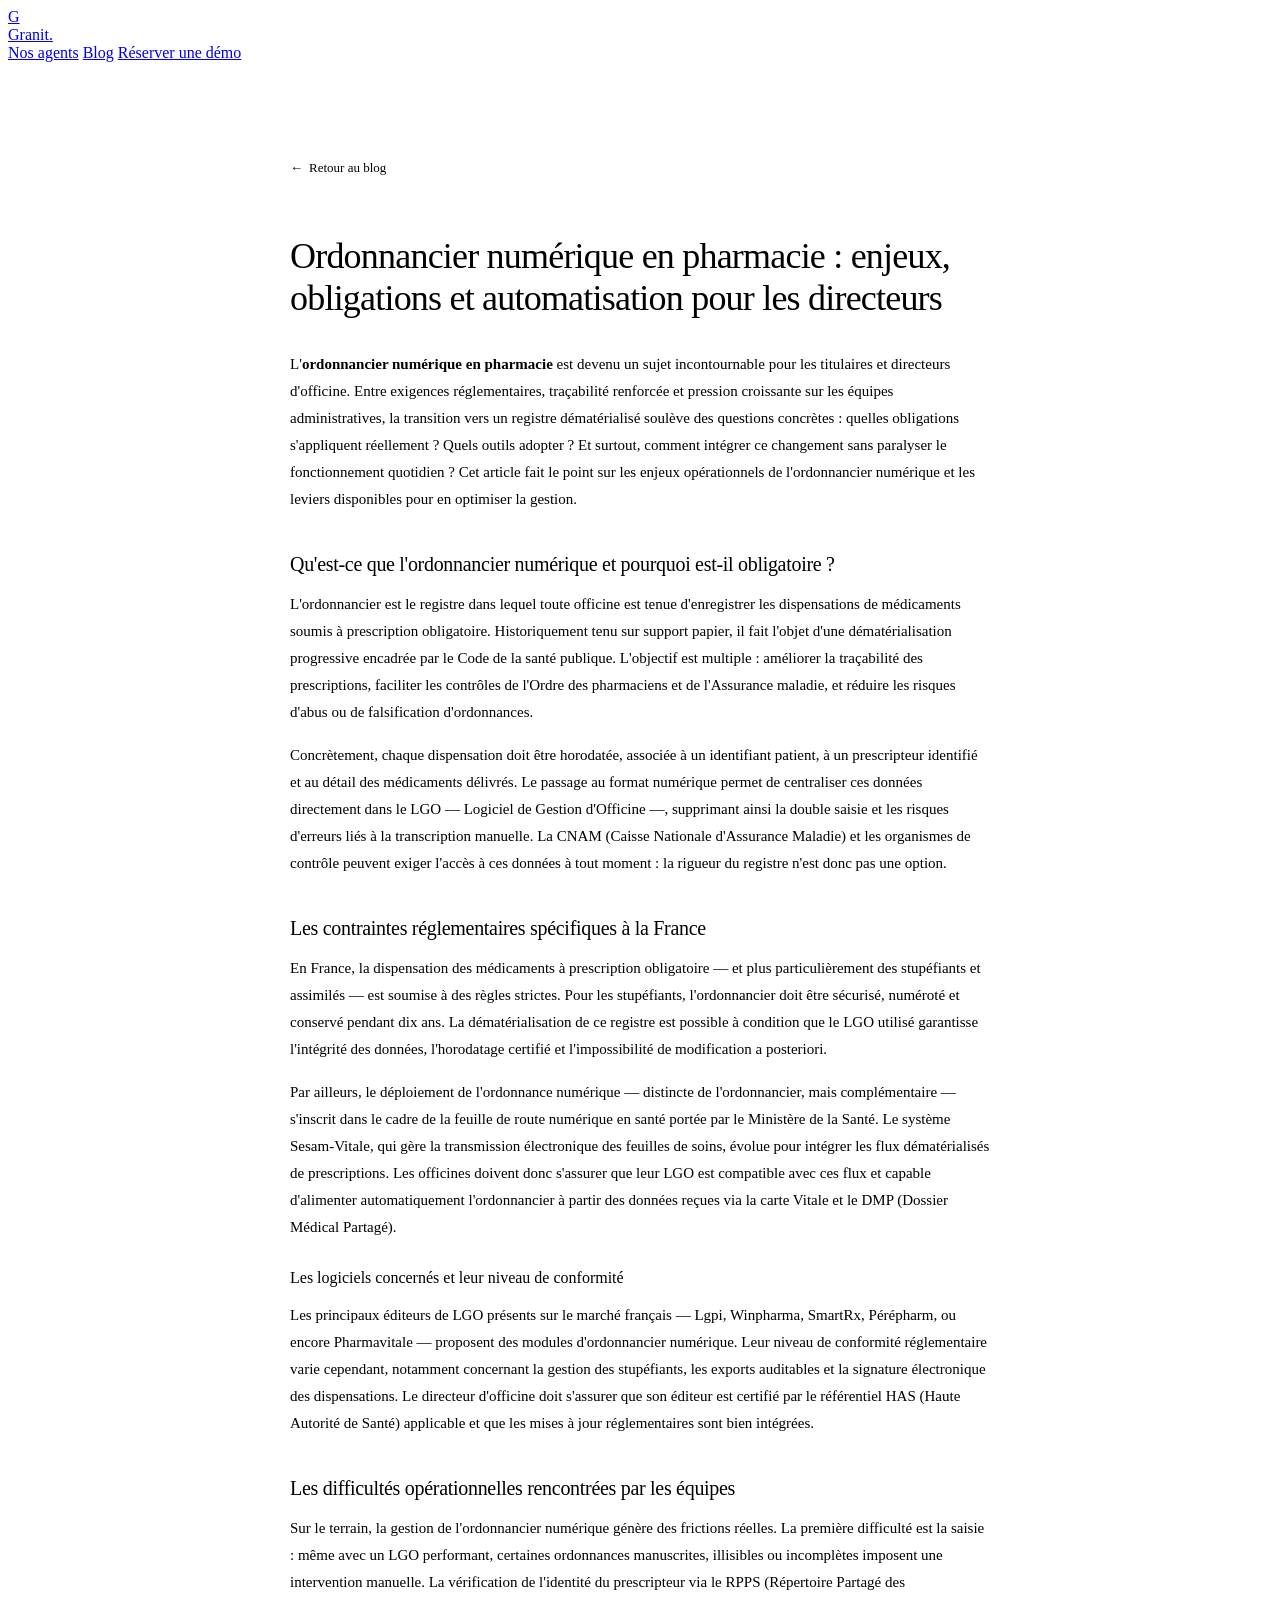
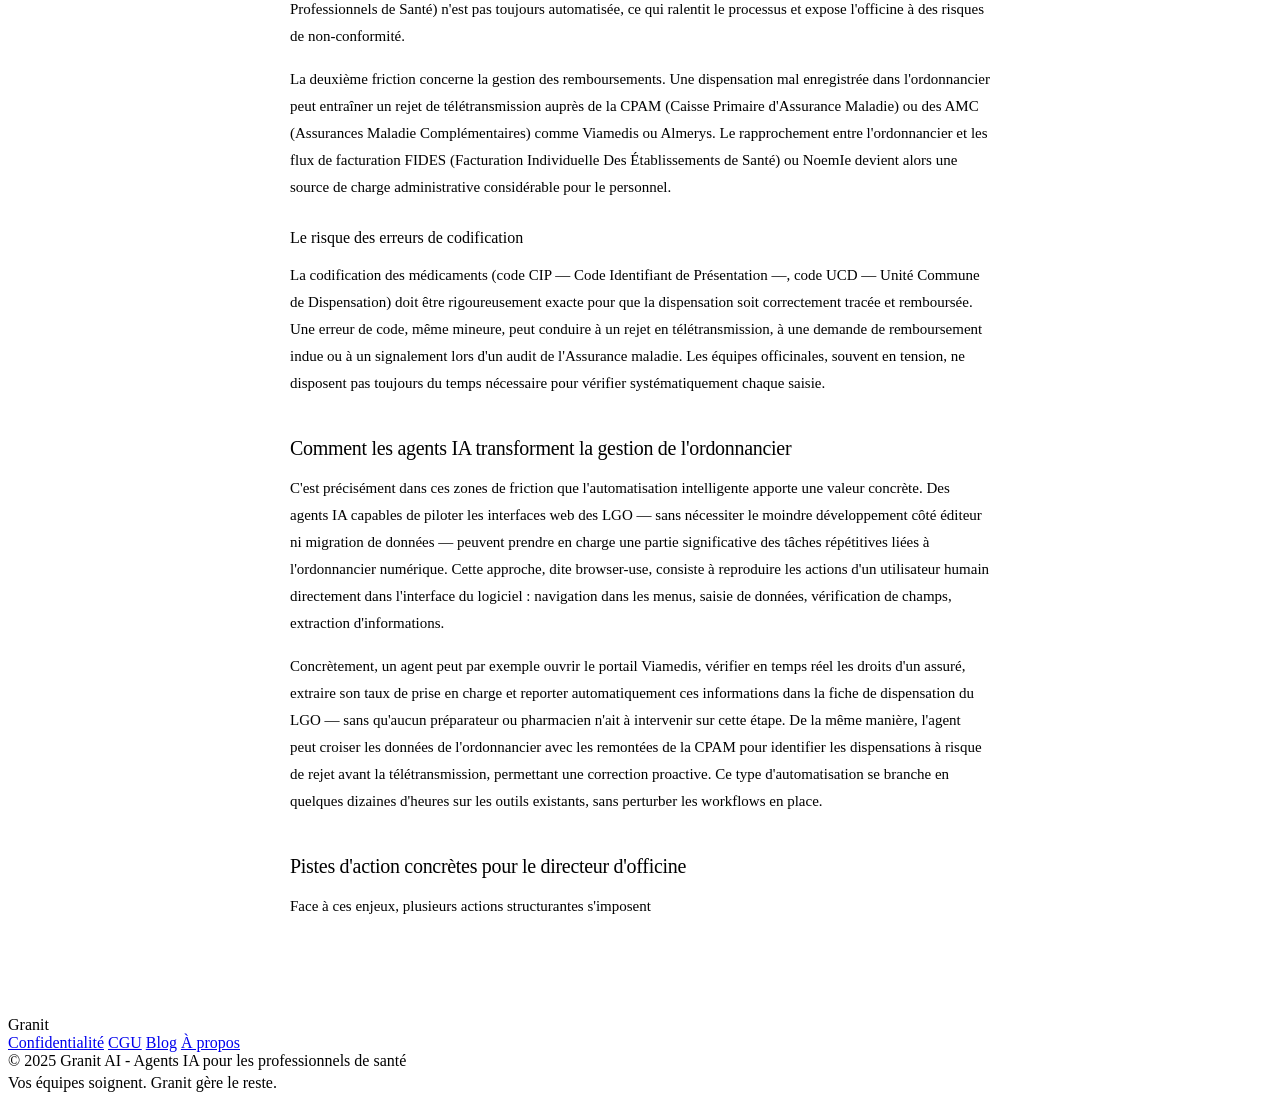
<file: blog/ordonnancier-numerique-pharmacie.html>
<!DOCTYPE html>
<html lang="fr">
<head>
<meta charset="UTF-8">
<meta name="viewport" content="width=device-width, initial-scale=1.0">
<title>Ordonnancier numérique pharmacie — Granit</title>
<link rel="icon" href="data:image/svg+xml,<svg xmlns='http://www.w3.org/2000/svg' viewBox='0 0 32 32'><rect width='32' height='32' rx='6' fill='%23C0654A'/><text x='50%25' y='50%25' dominant-baseline='central' text-anchor='middle' fill='white' font-family='sans-serif' font-weight='700' font-size='20'>G</text></svg>">
<link rel="stylesheet" href="https://www.getgranit.ai/css/style.css">
<style>
/* Article layout — au-dessus du style.css distant */
.page{display:block !important}
.article-wrap{max-width:700px;margin:0 auto;padding:96px 24px 80px}
.back-link{display:inline-flex;align-items:center;gap:6px;font-size:13px;color:var(--text-muted);margin-bottom:36px;transition:.15s;text-decoration:none}
.back-link:hover{color:var(--terra)}
.back-link::before{content:'← '}
.article-wrap h1{font-size:clamp(26px,3.2vw,36px);font-weight:400;letter-spacing:-.022em;line-height:1.15;color:var(--text);margin-bottom:32px}
.article-wrap h2{font-size:20px;font-weight:500;letter-spacing:-.015em;color:var(--text);margin:40px 0 12px}
.article-wrap h3{font-size:16px;font-weight:500;color:var(--text-soft);margin:28px 0 8px}
.article-wrap p{font-size:15px;color:var(--text-soft);line-height:1.8;font-weight:300;margin-bottom:16px}
.article-wrap ul,.article-wrap ol{padding-left:20px;margin-bottom:16px}
.article-wrap li{font-size:15px;color:var(--text-soft);line-height:1.8;font-weight:300;margin-bottom:6px}

</style>
</head>
<body>

<nav>
<a class="nl" href="https://www.getgranit.ai/"><div class="nm">G</div><span>Granit<span style="color:var(--terra)">.</span></span></a>
<div class="nr">
<a class="na" href="https://www.getgranit.ai/#discover">Nos agents</a>
<a class="na" href="https://www.getgranit.ai/blog/">Blog</a>
<a class="nav-cta" href="https://www.getgranit.ai/#demo">Réserver une démo</a>
</div>
</nav>

<div class="article-wrap">
  <a class="back-link" href="https://www.getgranit.ai/blog/">Retour au blog</a>
  <h1>Ordonnancier numérique en pharmacie : enjeux, obligations et automatisation pour les directeurs</h1>

<p>L'<strong>ordonnancier numérique en pharmacie</strong> est devenu un sujet incontournable pour les titulaires et directeurs d'officine. Entre exigences réglementaires, traçabilité renforcée et pression croissante sur les équipes administratives, la transition vers un registre dématérialisé soulève des questions concrètes : quelles obligations s'appliquent réellement ? Quels outils adopter ? Et surtout, comment intégrer ce changement sans paralyser le fonctionnement quotidien ? Cet article fait le point sur les enjeux opérationnels de l'ordonnancier numérique et les leviers disponibles pour en optimiser la gestion.</p>

<h2>Qu'est-ce que l'ordonnancier numérique et pourquoi est-il obligatoire ?</h2>

<p>L'ordonnancier est le registre dans lequel toute officine est tenue d'enregistrer les dispensations de médicaments soumis à prescription obligatoire. Historiquement tenu sur support papier, il fait l'objet d'une dématérialisation progressive encadrée par le Code de la santé publique. L'objectif est multiple : améliorer la traçabilité des prescriptions, faciliter les contrôles de l'Ordre des pharmaciens et de l'Assurance maladie, et réduire les risques d'abus ou de falsification d'ordonnances.</p>

<p>Concrètement, chaque dispensation doit être horodatée, associée à un identifiant patient, à un prescripteur identifié et au détail des médicaments délivrés. Le passage au format numérique permet de centraliser ces données directement dans le LGO — Logiciel de Gestion d'Officine —, supprimant ainsi la double saisie et les risques d'erreurs liés à la transcription manuelle. La CNAM (Caisse Nationale d'Assurance Maladie) et les organismes de contrôle peuvent exiger l'accès à ces données à tout moment : la rigueur du registre n'est donc pas une option.</p>

<h2>Les contraintes réglementaires spécifiques à la France</h2>

<p>En France, la dispensation des médicaments à prescription obligatoire — et plus particulièrement des stupéfiants et assimilés — est soumise à des règles strictes. Pour les stupéfiants, l'ordonnancier doit être sécurisé, numéroté et conservé pendant dix ans. La dématérialisation de ce registre est possible à condition que le LGO utilisé garantisse l'intégrité des données, l'horodatage certifié et l'impossibilité de modification a posteriori.</p>

<p>Par ailleurs, le déploiement de l'ordonnance numérique — distincte de l'ordonnancier, mais complémentaire — s'inscrit dans le cadre de la feuille de route numérique en santé portée par le Ministère de la Santé. Le système Sesam-Vitale, qui gère la transmission électronique des feuilles de soins, évolue pour intégrer les flux dématérialisés de prescriptions. Les officines doivent donc s'assurer que leur LGO est compatible avec ces flux et capable d'alimenter automatiquement l'ordonnancier à partir des données reçues via la carte Vitale et le DMP (Dossier Médical Partagé).</p>

<h3>Les logiciels concernés et leur niveau de conformité</h3>

<p>Les principaux éditeurs de LGO présents sur le marché français — Lgpi, Winpharma, SmartRx, Pérépharm, ou encore Pharmavitale — proposent des modules d'ordonnancier numérique. Leur niveau de conformité réglementaire varie cependant, notamment concernant la gestion des stupéfiants, les exports auditables et la signature électronique des dispensations. Le directeur d'officine doit s'assurer que son éditeur est certifié par le référentiel HAS (Haute Autorité de Santé) applicable et que les mises à jour réglementaires sont bien intégrées.</p>

<h2>Les difficultés opérationnelles rencontrées par les équipes</h2>

<p>Sur le terrain, la gestion de l'ordonnancier numérique génère des frictions réelles. La première difficulté est la saisie : même avec un LGO performant, certaines ordonnances manuscrites, illisibles ou incomplètes imposent une intervention manuelle. La vérification de l'identité du prescripteur via le RPPS (Répertoire Partagé des Professionnels de Santé) n'est pas toujours automatisée, ce qui ralentit le processus et expose l'officine à des risques de non-conformité.</p>

<p>La deuxième friction concerne la gestion des remboursements. Une dispensation mal enregistrée dans l'ordonnancier peut entraîner un rejet de télétransmission auprès de la CPAM (Caisse Primaire d'Assurance Maladie) ou des AMC (Assurances Maladie Complémentaires) comme Viamedis ou Almerys. Le rapprochement entre l'ordonnancier et les flux de facturation FIDES (Facturation Individuelle Des Établissements de Santé) ou NoemIe devient alors une source de charge administrative considérable pour le personnel.</p>

<h3>Le risque des erreurs de codification</h3>

<p>La codification des médicaments (code CIP — Code Identifiant de Présentation —, code UCD — Unité Commune de Dispensation) doit être rigoureusement exacte pour que la dispensation soit correctement tracée et remboursée. Une erreur de code, même mineure, peut conduire à un rejet en télétransmission, à une demande de remboursement indue ou à un signalement lors d'un audit de l'Assurance maladie. Les équipes officinales, souvent en tension, ne disposent pas toujours du temps nécessaire pour vérifier systématiquement chaque saisie.</p>

<h2>Comment les agents IA transforment la gestion de l'ordonnancier</h2>

<p>C'est précisément dans ces zones de friction que l'automatisation intelligente apporte une valeur concrète. Des agents IA capables de piloter les interfaces web des LGO — sans nécessiter le moindre développement côté éditeur ni migration de données — peuvent prendre en charge une partie significative des tâches répétitives liées à l'ordonnancier numérique. Cette approche, dite browser-use, consiste à reproduire les actions d'un utilisateur humain directement dans l'interface du logiciel : navigation dans les menus, saisie de données, vérification de champs, extraction d'informations.</p>

<p>Concrètement, un agent peut par exemple ouvrir le portail Viamedis, vérifier en temps réel les droits d'un assuré, extraire son taux de prise en charge et reporter automatiquement ces informations dans la fiche de dispensation du LGO — sans qu'aucun préparateur ou pharmacien n'ait à intervenir sur cette étape. De la même manière, l'agent peut croiser les données de l'ordonnancier avec les remontées de la CPAM pour identifier les dispensations à risque de rejet avant la télétransmission, permettant une correction proactive. Ce type d'automatisation se branche en quelques dizaines d'heures sur les outils existants, sans perturber les workflows en place.</p>

<h2>Pistes d'action concrètes pour le directeur d'officine</h2>

<p>Face à ces enjeux, plusieurs actions structurantes s'imposent
</div>

<footer>
<div class="footer-brand">Granit</div>
<div class="footer-links">
<a href="#">Confidentialité</a>
<a href="#">CGU</a>
<a href="https://www.getgranit.ai/blog/">Blog</a>
<a href="#">À propos</a>
</div>
<div class="footer-copy">© 2025 Granit AI - Agents IA pour les professionnels de santé</div>
<div class="footer-copy" style="margin-top:4px">Vos équipes soignent. Granit gère le reste.</div>
</footer>

</body>
</html>
</file>
<file: css/style.css>
@import url('https://fonts.googleapis.com/css2?family=Geist:wght@100..900&display=swap');
*,*::before,*::after{margin:0;padding:0;box-sizing:border-box}
:root{
  --bg:#FAF8F5;--bg2:#F3F0EA;--bg3:#EDE9E1;
  --border:#E2DDD5;--border2:#D4CFC6;
  --text:#1A1714;--text-soft:#4A4540;--text-muted:#9A948C;
  --terra:#C0654A;--terra-light:#F5E8E4;--terra-hover:#A8553C;
  --sage:#6B8F71;--sage-light:#E8F0E9;
  --tag-bg:#EDEAE4;
  --sans:'Geist',-apple-system,BlinkMacSystemFont,'Segoe UI',sans-serif;
  --max:1200px;
}
html{scroll-behavior:smooth}
body{font-family:var(--sans);background:var(--bg);color:var(--text);-webkit-font-smoothing:antialiased;overflow-x:hidden;line-height:1.6;font-size:15px}
a{color:inherit;text-decoration:none}
.page{display:none}.page.active{display:block}

/* ── NAV ── */
nav{position:fixed;top:0;left:0;right:0;z-index:100;height:56px;display:flex;align-items:center;justify-content:space-between;padding:0 48px;background:rgba(250,248,245,.88);backdrop-filter:blur(14px);border-bottom:1px solid var(--border)}
.nl{font-weight:500;font-size:15px;display:flex;align-items:center;gap:8px;cursor:pointer;color:var(--text)}
.nm{width:28px;height:28px;background:var(--terra);border-radius:7px;display:flex;align-items:center;justify-content:center;color:white;font-size:12px;font-weight:700}
.nr{display:flex;align-items:center;gap:8px}
.na{font-size:13.5px;font-weight:400;color:var(--text-muted);padding:6px 12px;border-radius:7px;transition:.15s;cursor:pointer}
.na:hover,.na.act{color:var(--text);background:var(--bg2)}
.nav-signin{font-size:13px;color:var(--text-soft);border:1px solid var(--border2);border-radius:7px;padding:6px 14px;cursor:pointer;background:transparent;font-family:var(--sans);transition:.15s}
.nav-signin:hover{border-color:var(--text-muted);color:var(--text)}
.nav-cta{font-size:13px;font-weight:500;color:white;background:var(--terra);border:none;border-radius:8px;padding:7px 16px;cursor:pointer;font-family:var(--sans);transition:.15s}
.nav-cta:hover{background:var(--terra-hover)}

/* ── HERO ── */
.hero-section{padding-top:56px;background:var(--bg)}
.hero-inner{max-width:var(--max);margin:0 auto;padding:80px 48px 0}
.hero-text{max-width:560px;margin-bottom:64px}
.hero-badge{display:inline-flex;align-items:center;gap:8px;font-size:12px;color:var(--text-muted);margin-bottom:24px}
.hero-badge-dot{width:8px;height:8px;border-radius:50%;background:var(--sage);animation:pulse-dot 2s ease infinite}
@keyframes pulse-dot{0%,100%{opacity:1;box-shadow:0 0 0 0 rgba(107,143,113,.4)}50%{opacity:.8;box-shadow:0 0 0 5px rgba(107,143,113,0)}}
.hero-text h1{font-size:clamp(30px,3.4vw,46px);font-weight:400;letter-spacing:-.022em;line-height:1.12;color:var(--text);margin-bottom:20px}
.hero-text .sub{font-size:16px;color:var(--text-soft);line-height:1.7;font-weight:300;margin-bottom:32px;max-width:480px}
.hero-btns{display:flex;gap:10px;flex-wrap:wrap}
.btn-terra{background:var(--terra);color:white;border:none;border-radius:8px;padding:11px 22px;font-size:14px;font-weight:500;cursor:pointer;font-family:var(--sans);transition:.15s}
.btn-terra:hover{background:var(--terra-hover)}
.btn-ghost{background:transparent;color:var(--text-soft);border:1px solid var(--border2);border-radius:8px;padding:11px 22px;font-size:14px;font-weight:400;cursor:pointer;font-family:var(--sans);transition:.15s}
.btn-ghost:hover{border-color:var(--text-muted);color:var(--text)}

/* ── MOCKUP ── */
.hero-mockup{max-width:var(--max);margin:0 auto;padding:0 48px}
.mockup{border:1px solid var(--border);border-bottom:none;border-radius:14px 14px 0 0;overflow:hidden;box-shadow:0 4px 24px rgba(26,23,20,.06);background:var(--bg)}
.mock-bar{display:flex;align-items:center;padding:12px 16px;background:var(--bg3);border-bottom:1px solid var(--border);position:relative}
.mock-dots{display:flex;gap:6px}
.dot{width:11px;height:11px;border-radius:50%}
.dot-r{background:#F2A3A0}.dot-y{background:#F2D5A0}.dot-g{background:#A0D5A3}
.mock-title{position:absolute;left:50%;transform:translateX(-50%);font-size:12px;color:var(--text-muted);white-space:nowrap}
.mock-body{display:grid;grid-template-columns:220px 1fr 1fr;height:400px}

/* Mockup sidebar */
.mock-sb{border-right:1px solid var(--border);padding:20px 16px;overflow-y:auto;background:var(--bg)}
.mock-sb-sec{margin-bottom:20px}
.mock-sb-label{font-size:10px;font-weight:600;letter-spacing:.08em;text-transform:uppercase;color:var(--text-muted);margin-bottom:8px}
.mock-sb-item{display:flex;align-items:center;justify-content:space-between;padding:7px 10px;border-radius:7px;font-size:12.5px;color:var(--text-soft);cursor:pointer;transition:.1s;margin-bottom:2px}
.mock-sb-item.active{background:var(--terra-light);color:var(--terra);font-weight:500}
.mock-sb-item:not(.active):hover{background:var(--bg2)}
.mock-badge-a{font-size:10px;font-weight:500;color:var(--sage);background:var(--sage-light);padding:1px 6px;border-radius:4px}
.mock-conn{display:flex;align-items:center;gap:6px;font-size:12.5px;color:var(--text-soft);padding:5px 0}
.mock-conn-dot{width:7px;height:7px;border-radius:50%;flex-shrink:0}
.mock-conn-dot.ok{background:var(--sage)}
.mock-conn-dot.sync{background:var(--text-muted);animation:blink 1.2s ease infinite}
@keyframes blink{0%,100%{opacity:1}50%{opacity:.25}}

/* Mockup journal */
.mock-col{border-right:1px solid var(--border);padding:20px;overflow-y:auto;background:var(--bg)}
.mock-col:last-child{border-right:none}
.mock-col-title{font-size:10.5px;font-weight:600;letter-spacing:.06em;text-transform:uppercase;color:var(--text-muted);margin-bottom:14px}
.log-item{display:flex;gap:10px;padding:10px 12px;border-radius:8px;margin-bottom:6px;border:1px solid transparent}
.log-item.running{background:var(--sage-light);border-color:rgba(107,143,113,.2)}
.log-item:not(.running){background:var(--bg2)}
.log-icon{width:28px;height:28px;border-radius:7px;display:flex;align-items:center;justify-content:center;font-size:13px;flex-shrink:0;background:var(--bg3)}
.log-item.running .log-icon{background:rgba(107,143,113,.15)}
.log-body{flex:1;min-width:0}
.log-title{font-size:12.5px;font-weight:500;color:var(--text);margin-bottom:2px;line-height:1.3}
.log-item.running .log-title{color:var(--sage)}
.log-desc{font-size:11.5px;color:var(--text-muted);line-height:1.4}
.log-time{font-size:10.5px;color:var(--text-muted);margin-top:2px}
.log-running-badge{display:inline-flex;align-items:center;gap:4px;font-size:10px;font-weight:500;color:var(--sage);margin-top:4px}
.log-running-badge::before{content:'';width:6px;height:6px;border-radius:50%;background:var(--sage);animation:pulse-dot 1.5s ease infinite}

/* Mockup stats column */
.mock-stat-main{text-align:center;padding:24px 16px 18px;border-bottom:1px solid var(--border);margin-bottom:14px}
.mock-stat-num{font-size:40px;font-weight:300;letter-spacing:-.03em;color:var(--terra);line-height:1;margin-bottom:6px}
.mock-stat-lbl{font-size:11.5px;color:var(--text-muted);line-height:1.4}
.mock-stat-grid{display:grid;grid-template-columns:1fr 1fr;gap:1px;background:var(--border);border-radius:8px;overflow:hidden;margin:0 16px}
.mock-mini{background:var(--bg);padding:12px 14px}
.mock-mini-num{font-size:16px;font-weight:500;color:var(--text);letter-spacing:-.02em;margin-bottom:2px}
.mock-mini-lbl{font-size:10.5px;color:var(--text-muted)}

/* ── METRICS BAND ── */
.metrics{border-top:1px solid var(--border);border-bottom:1px solid var(--border);background:var(--bg)}
.metrics-inner{max-width:var(--max);margin:0 auto;display:grid;grid-template-columns:repeat(4,1fr)}
.metric{padding:36px 40px;border-right:1px solid var(--border)}
.metric:last-child{border-right:none}
.metric-val{font-size:32px;font-weight:300;letter-spacing:-.02em;color:var(--text);margin-bottom:6px}
.metric-lbl{font-size:13px;color:var(--text-muted);line-height:1.5}

/* ── SHARED SECTION HELPERS ── */
.eyebrow{font-size:11px;font-weight:500;letter-spacing:.1em;text-transform:uppercase;color:var(--terra);margin-bottom:12px}
.section-title{font-size:clamp(24px,2.8vw,38px);font-weight:400;letter-spacing:-.02em;color:var(--text);margin-bottom:10px;line-height:1.15}
.section-sub{font-size:15px;color:var(--text-soft);font-weight:300;line-height:1.7;max-width:520px;margin-bottom:48px}

/* ── POUR QUI ── */
.pq-section{background:var(--bg)}
.pq-inner{max-width:var(--max);margin:0 auto;padding:80px 48px}
.pq-grid{display:grid;grid-template-columns:1fr 1fr;gap:0;border:1px solid var(--border);border-radius:12px;overflow:hidden}
.pq-card{padding:28px 32px;background:var(--bg);transition:background .15s}
.pq-card:hover{background:var(--bg2)}
.pq-card:nth-child(-n+2){border-bottom:1px solid var(--border)}
.pq-card:nth-child(odd){border-right:1px solid var(--border)}
.pq-icon{font-size:24px;margin-bottom:12px}
.pq-card h3{font-size:15px;font-weight:500;color:var(--text);margin-bottom:6px}
.pq-card>p{font-size:13.5px;color:var(--text-soft);line-height:1.6;margin-bottom:14px;font-weight:300}
.pq-tags{display:flex;flex-wrap:wrap;gap:6px}
.pq-tag{font-size:11.5px;color:var(--text-muted);background:var(--tag-bg);border-radius:5px;padding:3px 8px}

/* ── COMMENT CA MARCHE ── */
.how-section{background:var(--bg2);border-top:1px solid var(--border);border-bottom:1px solid var(--border)}
.how-inner{max-width:var(--max);margin:0 auto;padding:80px 48px}
.how-grid{display:grid;grid-template-columns:repeat(3,1fr);gap:0;border:1px solid var(--border);border-radius:12px;overflow:hidden;margin-top:48px}
.how-step{padding:32px 36px;background:var(--bg2);border-right:1px solid var(--border)}
.how-step:last-child{border-right:none}
.how-num{font-size:13px;font-weight:600;color:var(--terra);margin-bottom:14px;letter-spacing:.02em}
.how-step h3{font-size:16px;font-weight:500;color:var(--text);margin-bottom:10px;line-height:1.3}
.how-step p{font-size:13.5px;color:var(--text-soft);line-height:1.7;font-weight:300}

/* ── INTEGRATIONS ── */
.integ-section{background:var(--bg);padding:80px 0}
.integ-inner{max-width:var(--max);margin:0 auto;padding:0 48px;display:grid;grid-template-columns:1fr 1fr;gap:80px;align-items:start}
.integ-list{border:1px solid var(--border);border-radius:10px;overflow:hidden}
.integ-row{display:flex;align-items:center;gap:12px;padding:14px 20px;border-bottom:1px solid var(--border);font-size:13.5px;color:var(--text-soft)}
.integ-row:last-child{border-bottom:none}
.integ-dot{width:8px;height:8px;border-radius:50%;flex-shrink:0}
.integ-dot.ok{background:var(--sage)}
.integ-dot.sync{background:var(--text-muted);animation:blink 1.2s ease infinite}
.integ-name{flex:1;font-weight:400}
.integ-time{font-size:12px;color:var(--text-muted)}

/* ── DEMO SECTION ── */
.demo-section{background:var(--bg2);border-top:1px solid var(--border);padding:80px 0}
.demo-inner{max-width:var(--max);margin:0 auto;padding:0 48px;display:grid;grid-template-columns:1fr 1fr;gap:80px;align-items:start}
.demo-form-card{background:var(--bg);border:1px solid var(--border);border-radius:12px;padding:32px}
.form-row{display:grid;grid-template-columns:1fr 1fr;gap:14px;margin-bottom:14px}
.form-group{display:flex;flex-direction:column;gap:6px;margin-bottom:14px}
.form-row .form-group{margin-bottom:0}
.form-group label{font-size:12.5px;font-weight:500;color:var(--text-soft)}
.form-group input,.form-group select,.form-group textarea{width:100%;border:1px solid var(--border);border-radius:7px;padding:9px 12px;font-family:var(--sans);font-size:13.5px;outline:none;transition:border-color .15s;background:var(--bg);color:var(--text)}
.form-group input:focus,.form-group select:focus,.form-group textarea:focus{border-color:var(--terra)}
.form-group input::placeholder,.form-group textarea::placeholder{color:var(--text-muted)}
.form-group select{cursor:pointer;appearance:none;background-image:url("data:image/svg+xml,%3Csvg xmlns='http://www.w3.org/2000/svg' width='12' height='12' viewBox='0 0 24 24' fill='none' stroke='%239A948C' stroke-width='2'%3E%3Cpath d='M6 9l6 6 6-6'/%3E%3C/svg%3E");background-repeat:no-repeat;background-position:right 12px center;background-size:12px}
.form-group textarea{resize:vertical;min-height:80px}
.form-submit{width:100%;background:var(--terra);color:white;border:none;border-radius:8px;padding:12px;font-size:14.5px;font-weight:500;cursor:pointer;font-family:var(--sans);transition:background .15s;margin-top:4px}
.form-submit:hover{background:var(--terra-hover)}
.form-submit:disabled{opacity:.6;cursor:default}
.form-note{font-size:12px;color:var(--text-muted);text-align:center;margin-top:12px}
.form-success{display:none;text-align:center;padding:40px 0}
.form-success .check{font-size:40px;margin-bottom:14px}
.form-success h2{font-size:24px;font-weight:400;margin-bottom:8px;color:var(--text)}
.form-success p{font-size:14px;color:var(--text-soft)}

/* ── FOOTER ── */
footer{background:var(--bg);border-top:1px solid var(--border);padding:28px 48px;display:flex;align-items:center;justify-content:space-between;gap:24px;flex-wrap:wrap}
.footer-brand{font-size:15px;font-weight:500;color:var(--text)}
.footer-links{display:flex;gap:24px}
.footer-links a{font-size:13px;color:var(--text-muted);transition:.12s;cursor:pointer}
.footer-links a:hover{color:var(--text)}
.footer-copy{font-size:12px;color:var(--text-muted)}

/* ── DISCOVER PAGE ── */
.disc-hero{margin-top:56px;padding:48px 48px 32px;max-width:var(--max);margin-left:auto;margin-right:auto}
.disc-hero h1{font-size:clamp(28px,4vw,40px);font-weight:400;letter-spacing:-.02em;line-height:1.1;color:var(--text)}
.disc-hero>p{font-size:14px;color:var(--text-soft);margin-top:10px;max-width:520px;line-height:1.7;font-weight:300}
.disc-layout{display:flex;gap:28px;max-width:var(--max);margin:0 auto;padding:0 48px 80px;align-items:flex-start}
.disc-sidebar{width:220px;flex-shrink:0;position:sticky;top:72px}
.disc-sb-title{font-size:10.5px;font-weight:600;color:var(--text-muted);text-transform:uppercase;letter-spacing:.06em;margin-bottom:8px;margin-top:18px}
.disc-sb-title:first-child{margin-top:0}
.disc-tag{display:block;font-size:13px;color:var(--text-soft);padding:5px 10px;border-radius:6px;cursor:pointer;transition:.12s;margin-bottom:2px}
.disc-tag:hover{background:var(--bg2);color:var(--text)}
.disc-tag.act{background:var(--terra);color:white}
.disc-count{font-size:13px;color:var(--text-muted);margin-bottom:14px;padding-top:8px}
.disc-grid{flex:1;display:flex;flex-direction:column;gap:10px}
.ag{border:1px solid var(--border);border-radius:10px;background:var(--bg);padding:18px 20px;cursor:pointer;transition:.15s;display:flex;flex-direction:column}
.ag:hover{border-color:var(--border2);background:var(--bg2)}
.ag-top{display:flex;align-items:flex-start;justify-content:space-between;gap:10px;margin-bottom:6px}
.ag-name{font-size:14px;font-weight:500;line-height:1.3;color:var(--text)}
.ag-sector{font-size:10.5px;font-weight:400;padding:2px 7px;border-radius:4px;flex-shrink:0;white-space:nowrap}
.ag-desc{font-size:12.5px;color:var(--text-soft);line-height:1.65;font-weight:300;display:-webkit-box;-webkit-line-clamp:3;-webkit-box-orient:vertical;overflow:hidden}
.ag-foot{display:flex;align-items:center;gap:10px;margin-top:10px;padding-top:10px;border-top:1px solid var(--border);flex-wrap:wrap}
.ag-mi{font-size:11px;font-weight:500;color:var(--text);display:flex;align-items:center;gap:4px}
.ag-mi::before{content:'';width:5px;height:5px;border-radius:50%;background:var(--sage)}
.ag-badge{font-size:10px;padding:2px 6px;border-radius:4px;background:var(--tag-bg);color:var(--text-muted)}
.ag-by{font-size:11px;color:var(--text-muted);margin-left:auto;display:flex;align-items:center;gap:4px}
.ag-by-dot{width:16px;height:16px;border-radius:50%;background:var(--terra);color:white;display:flex;align-items:center;justify-content:center;font-size:8px;font-weight:700}
.load-more{text-align:center;padding:24px}
.load-more button{background:var(--bg2);border:1px solid var(--border);border-radius:7px;padding:10px 28px;font-size:13px;font-weight:400;cursor:pointer;font-family:var(--sans);color:var(--text-soft);transition:.15s}
.load-more button:hover{background:var(--bg3);color:var(--text)}

/* ── RESPONSIVE ── */
@media(max-width:900px){
  nav{padding:0 20px}
  .hero-inner,.hero-mockup,.pq-inner{padding-left:24px;padding-right:24px}
  .how-inner,.integ-inner,.demo-inner{padding-left:24px;padding-right:24px}
  footer{padding:20px 24px}
  .disc-hero,.disc-layout{padding-left:24px;padding-right:24px}
  .integ-inner{grid-template-columns:1fr;gap:40px}
  .demo-inner{grid-template-columns:1fr;gap:40px}
  .how-grid{grid-template-columns:1fr}
  .how-step{border-right:none;border-bottom:1px solid var(--border)}
  .how-step:last-child{border-bottom:none}
  .metrics-inner{grid-template-columns:1fr 1fr}
  .metric:nth-child(2){border-right:none}
  .metric:nth-child(3){border-top:1px solid var(--border)}
  .pq-grid{grid-template-columns:1fr}
  .pq-card:nth-child(odd){border-right:none}
  .pq-card:nth-child(2){border-bottom:1px solid var(--border)}
  .disc-layout{flex-direction:column}
  .disc-sidebar{width:100%;position:static;display:flex;flex-wrap:wrap;gap:4px;align-items:center}
  .disc-sb-title{margin:0 8px 0 0}
  .disc-tag{display:inline-block;font-size:12px;padding:4px 8px}
}
@media(max-width:768px){
  .mockup{display:none}
  .hero-inner{padding:48px 20px 0}
  .hero-text{margin-bottom:40px}
  .integ-section,.demo-section,.how-section{padding:60px 0}
  .pq-inner,.how-inner,.integ-inner,.demo-inner{padding-left:20px;padding-right:20px}
  .pq-inner{padding-top:60px;padding-bottom:60px}
}
@media(max-width:500px){
  .metrics-inner{grid-template-columns:1fr 1fr}
  .footer-links{display:none}
  .form-row{grid-template-columns:1fr}
  nav{padding:0 16px}
}
</file>
